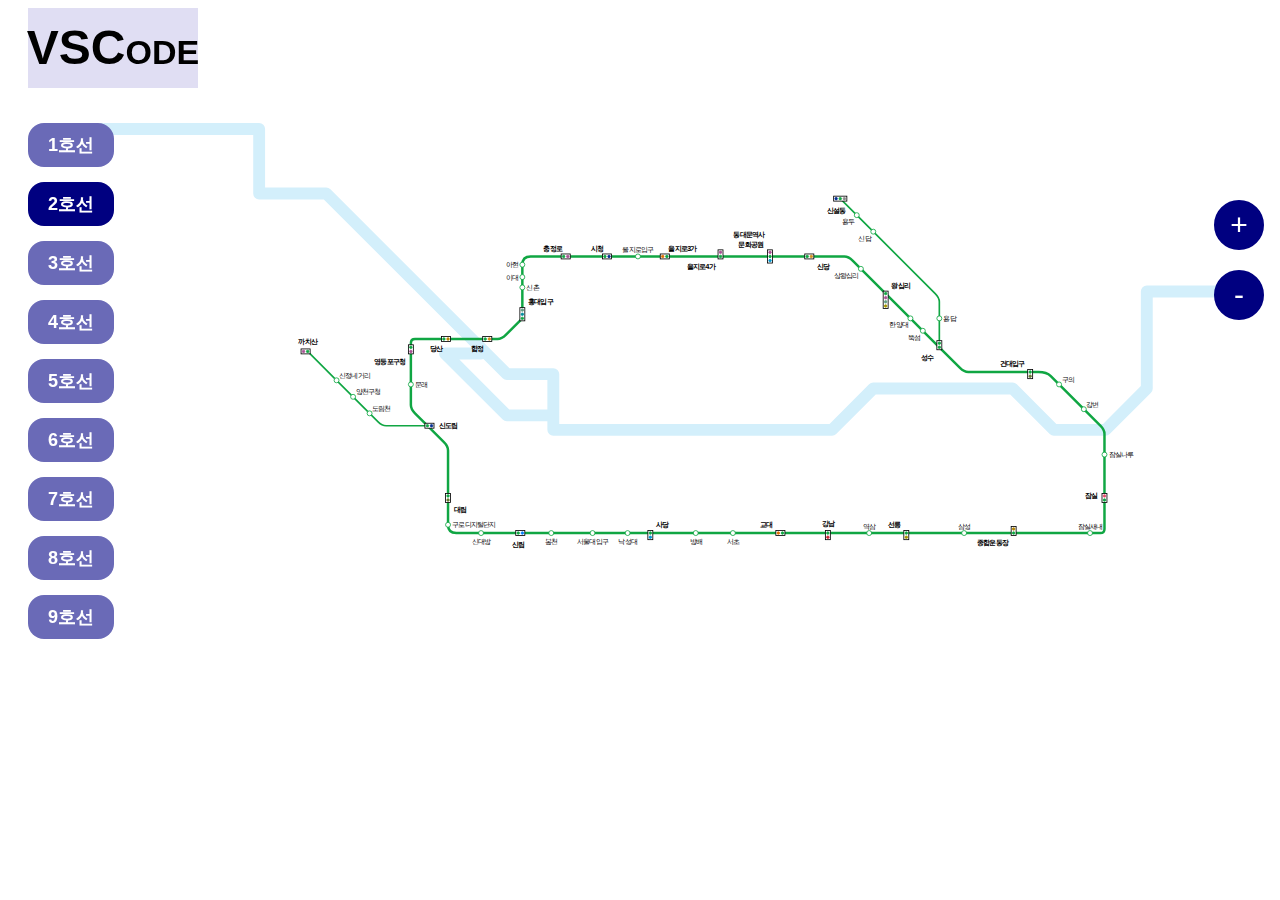
<file: subwaytests/2lines.html>
<!DOCTYPE html>
<html>
  <head>
    <!--<meta http-equiv="Content-Security-Policy" content="upgrade-insecure-requests">-->
    <link rel="stylesheet" href="./roadMapStyle.css" />
    <title>지하철 혼잡도 알리미</title>
    <script src="https://code.jquery.com/jquery-3.6.0.min.js"></script>
    <script src="./zoomline.js"></script>
    <script src="./livetraininfo_api.js"></script>
    <script src="./livecongestion.js"></script>
    <script src="./trainID.js" defer></script>
    <script src="./drag.js"></script>
  </head>

  <body>
    <script>
      const subwayLineNumber = 2;
      train_loc_info(subwayLineNumber);
    </script>
    <div id="myModal" class="modal">
      <div class="modal-content">
        <span class="close">&times;</span>
        <p id="station_name">Some text in the Modal..</p>
        <p id="station_status">Some text in the Modal..</p>
      </div>
    </div>
    <div class="container">
      <!-- 로고 -->
      <div>
        <span class="logo" onclick="location.href='index.html'">VSCode</span>
      </div>

      <div class="section">
        <!-- 네비바 -->
        <div class="nav">
          <ul>
            <li>
              <a href="1lines.html">1호선</a>
            </li>
            <li>
              <a href="2lines.html" class="currentLine">2호선</a>
            </li>
            <li>
              <a href="3lines.html">3호선</a>
            </li>
            <li>
              <a href="4lines.html">4호선</a>
            </li>
            <li>
              <a href="5lines.html">5호선</a>
            </li>
            <li>
              <a href="6lines.html">6호선</a>
            </li>
            <li>
              <a href="7lines.html">7호선</a>
            </li>
            <li>
              <a href="8lines.html">8호선</a>
            </li>
            <li>
              <a href="9lines.html">9호선</a>
            </li>
          </ul>
        </div>

        <!-- 줌 IN / OUT -->
        <div class="zoomline">
          <button id="zoomInBtn">+</button>
          <button id="zoomOutBtn">-</button>
        </div>

        <!-- 지하철 노선도 -->
        <div class="train-line">
          <svg
            style="transform: translate(200px, 150px) scale(2)"
            id="trainLine"
            xmlns="http://www.w3.org/2000/svg"
            version="1.1"
            aria-hidden="true"
            viewBox="0 0 1525 1000"
            style="
              position: absolute;
              z-index: 1000;
              transform-origin: 0px 0px 0px;
              backface-visibility: hidden;
              width: 1290.2px;
              height: 846px;
              transform: scale(2) scaleZ(1);
              transition-timing-function: ease;
              cursor: default;
            "
          >
            <svg
              xmlns="http://www.w3.org/2000/svg"
              version="1.1"
              viewBox="0 0 2440 1600"
              width="100%"
            >
              <path
                d="M 65 305 H 370 V 430 H 500 L 850 780 H 940 V 888 H 1480 L 1560 808 H 1830 L 1910 888 H 2010 L 2090 808 V 620 H 2300 M 940 860 H 850 L 730 740 H 800"
                fill="none"
                stroke="#d3effb"
                stroke-width="23"
                stroke-linejoin="round"
                stroke-linecap="round"
              ></path>
            </svg>
            <!-- 라인들 선 -->
            <g
              id="line-2"
              class="line"
              fill="none"
              stroke="#10a643"
              stroke-linejoin="round"
              stroke-linecap="round"
            >
              <path
                class="path L2 P02000249 P02490200"
                stroke-width="2"
                d="M 290 460 L 325 495 "
              ></path>
              <path
                class="path L2 P02490248 P02480249"
                stroke-width="2"
                d="M 325 495 L 345 515 "
              ></path>
              <path
                class="path L2 P02480247 P02470248"
                stroke-width="2"
                d="M 345 515 L 365 535 "
              ></path>
              <path
                class="path L2 P02470234 P02340247"
                stroke-width="2"
                d="M 365 535 L 375 545 Q 380 550 385 550 H 435 "
              ></path>
              <path
                class="path L2 P02340235 P02350234"
                stroke-width="3"
                d="M 435 550 V 550 L 420 535 Q 415 530 415 525 V 500 "
              ></path>
              <path
                class="path L2 P02350236 P02360235"
                stroke-width="3"
                d="M 415 500 V 460 "
              ></path>
              <path
                class="path L2 P02360237 P02370236"
                stroke-width="3"
                d="M 415 460 V 450 Q 415 445 420 445 H 460 "
              ></path>
              <path
                class="path L2 P02370238 P02380237"
                stroke-width="3"
                d="M 460 445 H 510 "
              ></path>
              <path
                class="path L2 P02380239 P02390238"
                stroke-width="3"
                d="M 510 445 H 520 Q 525 445 530 440 L 550 420 V 410 "
              ></path>
              <path
                class="path L2 P02390240 P02400239"
                stroke-width="3"
                d="M 550 410 V 382.5 "
              ></path>
              <path
                class="path L2 P02400241 P02410240"
                stroke-width="3"
                d="M 550 382.5 V 370 "
              ></path>
              <path
                class="path L2 P02410242 P02420241"
                stroke-width="3"
                d="M 550 370 V 355 "
              ></path>
              <path
                class="path L2 P02420243 P02430242"
                stroke-width="3"
                d="M 550 355 Q 550 345 560 345 H 605 "
              ></path>
              <path
                class="path L2 P02430201 P02010243"
                stroke-width="3"
                d="M 605 345 H 655 "
              ></path>
              <path
                class="path L2 P02010202 P02020201"
                stroke-width="3"
                d="M 655 345 H 690 "
              ></path>
              <path
                class="path L2 P02020203 P02030202"
                stroke-width="3"
                d="M 690 345 H 720 "
              ></path>
              <path
                class="path L2 P02030204 P02040203"
                stroke-width="3"
                d="M 720 345 H 790 "
              ></path>
              <path
                class="path L2 P02040205 P02050204"
                stroke-width="3"
                d="M 790 345 H 850 V 340 "
              ></path>
              <path
                class="path L2 P02050206 P02060205"
                stroke-width="3"
                d="M 850 340 V 345 H 900 "
              ></path>
              <path
                class="path L2 P02060207 P02070206"
                stroke-width="3"
                d="M 900 345 H 940 Q 945 345 950 350 L 960 360 "
              ></path>
              <path
                class="path L2 P02070208 P02080207"
                stroke-width="3"
                d="M 960 360 L 990 390 "
              ></path>
              <path
                class="path L2 P02080209 P02090208"
                stroke-width="3"
                d="M 990 390 L 1020 420 "
              ></path>
              <path
                class="path L2 P02090210 P02100209"
                stroke-width="3"
                d="M 1020 420 L 1035 435 "
              ></path>
              <path
                class="path L2 P02100211 P02110210"
                stroke-width="3"
                d="M 1035 435 L 1055 455 "
              ></path>
              <path
                class="path L2 P02110212 P02120211"
                stroke-width="3"
                d="M 1055 455 L 1080 480 Q 1085 485 1090 485 H 1165 "
              ></path>
              <path
                class="path L2 P02120213 P02130212"
                stroke-width="3"
                d="M 1165 485 H 1175 Q 1185 485 1190 490 L 1200 500 "
              ></path>
              <path
                class="path L2 P02130214 P02140213"
                stroke-width="3"
                d="M 1200 500 L 1230 530 "
              ></path>
              <path
                class="path L2 P02140215 P02150214"
                stroke-width="3"
                d="M 1230 530 L 1250 550 Q 1255 555 1255 560 V 585 "
              ></path>
              <path
                class="path L2 P02150216 P02160215"
                stroke-width="3"
                d="M 1255 585 V 635 "
              ></path>
              <path
                class="path L2 P02160217 P02170216"
                stroke-width="3"
                d="M 1255 635 V 675 Q 1255 680 1250 680 H 1237.5 "
              ></path>
              <path
                class="path L2 P02170218 P02180217"
                stroke-width="3"
                d="M 1237.5 680 H 1145 "
              ></path>
              <path
                class="path L2 P02180219 P02190218"
                stroke-width="3"
                d="M 1145 680 H 1085 "
              ></path>
              <path
                class="path L2 P02190220 P02200219"
                stroke-width="3"
                d="M 1085 680 H 1015 "
              ></path>
              <path
                class="path L2 P02200221 P02210220"
                stroke-width="3"
                d="M 1015 680 H 970 "
              ></path>
              <path
                class="path L2 P02210222 P02220221"
                stroke-width="3"
                d="M 970 680 H 920 "
              ></path>
              <path
                class="path L2 P02220223 P02230222"
                stroke-width="3"
                d="M 920 680 H 860 "
              ></path>
              <path
                class="path L2 P02230224 P02240223"
                stroke-width="3"
                d="M 860 680 H 805 "
              ></path>
              <path
                class="path L2 P02240225 P02250224"
                stroke-width="3"
                d="M 805 680 H 760 "
              ></path>
              <path
                class="path L2 P02250226 P02260225"
                stroke-width="3"
                d="M 760 680 H 705 "
              ></path>
              <path
                class="path L2 P02260227 P02270226"
                stroke-width="3"
                d="M 705 680 H 677.5 "
              ></path>
              <path
                class="path L2 P02270228 P02280227"
                stroke-width="3"
                d="M 677.5 680 H 635 "
              ></path>
              <path
                class="path L2 P02280229 P02290228"
                stroke-width="3"
                d="M 635 680 H 585 "
              ></path>
              <path
                class="path L2 P02290230 P02300229"
                stroke-width="3"
                d="M 585 680 H 545 "
              ></path>
              <path
                class="path L2 P02300231 P02310230"
                stroke-width="3"
                d="M 545 680 H 500 "
              ></path>
              <path
                class="path L2 P02310232 P02320231"
                stroke-width="3"
                d="M 500 680 H 470 Q 460 680 460 670 "
              ></path>
              <path
                class="path L2 P02320233 P02330232"
                stroke-width="3"
                d="M 460 670 V 640 "
              ></path>
              <path
                class="path L2 P02330234 P02340233"
                stroke-width="3"
                d="M 460 640 V 580 Q 460 575 455 570 L 435 550 "
              ></path>
              <path
                class="path L2 P02110244 P02440211"
                stroke-width="2"
                d="M 1055 455 L 1055 420 "
              ></path>
              <path
                class="path L2 P02440245 P02450244"
                stroke-width="2"
                d="M 1055 420 V 400 Q 1055 395 1050 390 L 975 315 "
              ></path>
              <path
                class="path L2 P02450250 P02500245"
                stroke-width="2"
                d="M 975 315 L 955 295 "
              ></path>
              <path
                class="path L2 P02500246 P02460250"
                stroke-width="2"
                d="M 955 295 L 935 275 H 930 "
              ></path>
              <g class="path L2"></g>
            </g>
            <!-- 역(동그라미)나타나는 곳 -->
            <g class="marker-group" transform-origin="50% 50% 0">
              <!-- 1호선:소요산역부터 시작 -->
              <g
                class="marker M1007 L1 interchange M0234 L2"
                cx="440"
                cy="550"
                id="M1007"
                uid="1007"
                lineId="1 2"
                stationname="신도림"
              >
                <rect
                  x="432"
                  y="547"
                  width="11"
                  height="6"
                  stroke="black"
                  stroke-width="1"
                  fill="#ffffff"
                ></rect>
                <circle
                  cx="440"
                  cy="550"
                  r="1.5"
                  stroke="#052f93"
                  stroke-width="1"
                  fill="#052f93"
                ></circle>
                <circle
                  cx="435"
                  cy="550"
                  r="1.5"
                  stroke="#10a643"
                  stroke-width="1"
                  fill="#10a643"
                ></circle>
              </g>
              <circle
                class="accent A1007 A0234"
                cx="440"
                cy="550"
                r="3"
                id="A1007"
                stroke="black"
                stroke-width="1"
                fill="red"
                uid="1007"
                lineId="1"
                style="display: none"
              ></circle>
              <g
                class="marker M0156 L1 interchange M0246 L2 M4713 LW"
                cx="930"
                cy="275"
                id="M0156"
                uid="0156"
                lineId="1 2 W"
                stationname="신설동"
              >
                <rect
                  x="927"
                  y="272"
                  width="16"
                  height="6"
                  stroke="black"
                  stroke-width="1"
                  fill="#ffffff"
                ></rect>
                <circle
                  cx="930"
                  cy="275"
                  r="1.5"
                  stroke="#052f93"
                  stroke-width="1"
                  fill="#052f93"
                ></circle>
                <circle
                  cx="935"
                  cy="275"
                  r="1.5"
                  stroke="#10a643"
                  stroke-width="1"
                  fill="#10a643"
                ></circle>
                <circle
                  cx="940"
                  cy="275"
                  r="1.5"
                  stroke="#878787"
                  stroke-width="1"
                  fill="#878787"
                ></circle>
              </g>
              <circle
                class="accent A0156 A0246 A4713"
                cx="930"
                cy="275"
                r="3"
                id="A0156"
                stroke="black"
                stroke-width="1"
                fill="red"
                uid="0156"
                lineId="1"
                style="display: none"
              ></circle>
              <g
                class="marker M0200 L2 interchange M2519 L5"
                cx="290"
                cy="460"
                id="M0200"
                uid="0200"
                lineId="2 5"
                stationname="까치산"
              >
                <rect
                  x="282"
                  y="457"
                  width="11"
                  height="6"
                  stroke="black"
                  stroke-width="1"
                  fill="#ffffff"
                ></rect>
                <circle
                  cx="290"
                  cy="460"
                  r="1.5"
                  stroke="#10a643"
                  stroke-width="1"
                  fill="#10a643"
                ></circle>
                <circle
                  cx="285"
                  cy="460"
                  r="1.5"
                  stroke="#a95094"
                  stroke-width="1"
                  fill="#a95094"
                ></circle>
              </g>
              <circle
                class="accent A0200 A2519"
                cx="290"
                cy="460"
                r="3"
                id="A0200"
                stroke="black"
                stroke-width="1"
                fill="red"
                uid="0200"
                lineId="2"
                style="display: none"
              ></circle>
              <circle
                class="marker M0249 L2"
                cx="325"
                cy="495"
                r="3"
                id="M0249"
                stroke="#10a643"
                stroke-width="1"
                fill="#ffffff"
                uid="0249"
                lineId="2"
                stationname="신정네거리"
              ></circle>
              <circle
                class="accent A0249"
                cx="325"
                cy="495"
                r="3"
                id="A0249"
                stroke="black"
                stroke-width="1"
                fill="red"
                uid="0249"
                lineId="2"
                style="display: none"
              ></circle>
              <circle
                class="marker M0248 L2"
                cx="345"
                cy="515"
                r="3"
                id="M0248"
                stroke="#10a643"
                stroke-width="1"
                fill="#ffffff"
                uid="0248"
                lineId="2"
                stationname="양천구청"
              ></circle>
              <circle
                class="accent A0248"
                cx="345"
                cy="515"
                r="3"
                id="A0248"
                stroke="black"
                stroke-width="1"
                fill="red"
                uid="0248"
                lineId="2"
                style="display: none"
              ></circle>
              <circle
                class="marker M0247 L2"
                cx="365"
                cy="535"
                r="3"
                id="M0247"
                stroke="#10a643"
                stroke-width="1"
                fill="#ffffff"
                uid="0247"
                lineId="2"
                stationname="도림천"
              ></circle>
              <circle
                class="accent A0247"
                cx="365"
                cy="535"
                r="3"
                id="A0247"
                stroke="black"
                stroke-width="1"
                fill="red"
                uid="0247"
                lineId="2"
                style="display: none"
              ></circle>
              <circle
                class="marker M0235 L2"
                cx="415"
                cy="500"
                r="3"
                id="M0235"
                stroke="#10a643"
                stroke-width="1"
                fill="#ffffff"
                uid="0235"
                lineId="2"
                stationname="문래"
              ></circle>
              <circle
                class="accent A0235"
                cx="415"
                cy="500"
                r="3"
                id="A0235"
                stroke="black"
                stroke-width="1"
                fill="red"
                uid="0235"
                lineId="2"
                style="display: none"
              ></circle>
              <g
                class="marker M0236 L2 interchange M2524 L5"
                cx="415"
                cy="460"
                id="M0236"
                uid="0236"
                lineId="2 5"
                stationname="영등포구청"
              >
                <rect
                  x="412"
                  y="452"
                  width="6"
                  height="11"
                  stroke="black"
                  stroke-width="1"
                  fill="#ffffff"
                ></rect>
                <circle
                  cx="415"
                  cy="455"
                  r="1.5"
                  stroke="#10a643"
                  stroke-width="1"
                  fill="#10a643"
                ></circle>
                <circle
                  cx="415"
                  cy="460"
                  r="1.5"
                  stroke="#a95094"
                  stroke-width="1"
                  fill="#a95094"
                ></circle>
              </g>
              <circle
                class="accent A0236 A2524"
                cx="415"
                cy="460"
                r="3"
                id="A0236"
                stroke="black"
                stroke-width="1"
                fill="red"
                uid="0236"
                lineId="2"
                style="display: none"
              ></circle>
              <g
                class="marker M0237 L2 interchange M4113 L9"
                cx="460"
                cy="445"
                id="M0237"
                uid="0237"
                lineId="2 9"
                stationname="당산"
              >
                <rect
                  x="452"
                  y="442"
                  width="11"
                  height="6"
                  stroke="black"
                  stroke-width="1"
                  fill="#ffffff"
                ></rect>
                <circle
                  cx="455"
                  cy="445"
                  r="1.5"
                  stroke="#10a643"
                  stroke-width="1"
                  fill="#10a643"
                ></circle>
                <circle
                  cx="460"
                  cy="445"
                  r="1.5"
                  stroke="#b58600"
                  stroke-width="1"
                  fill="#b58600"
                ></circle>
              </g>
              <circle
                class="accent A0237 A4113"
                cx="460"
                cy="445"
                r="3"
                id="A0237"
                stroke="black"
                stroke-width="1"
                fill="red"
                uid="0237"
                lineId="2"
                style="display: none"
              ></circle>
              <g
                class="marker M0238 L2 interchange M2623 L6"
                cx="510"
                cy="445"
                id="M0238"
                uid="0238"
                lineId="2 6"
                stationname="합정"
              >
                <rect
                  x="502"
                  y="442"
                  width="11"
                  height="6"
                  stroke="black"
                  stroke-width="1"
                  fill="#ffffff"
                ></rect>
                <circle
                  cx="505"
                  cy="445"
                  r="1.5"
                  stroke="#10a643"
                  stroke-width="1"
                  fill="#10a643"
                ></circle>
                <circle
                  cx="510"
                  cy="445"
                  r="1.5"
                  stroke="#d08d1a"
                  stroke-width="1"
                  fill="#d08d1a"
                ></circle>
              </g>
              <circle
                class="accent A0238 A2623"
                cx="510"
                cy="445"
                r="3"
                id="A0238"
                stroke="black"
                stroke-width="1"
                fill="red"
                uid="0238"
                lineId="2"
                style="display: none"
              ></circle>
              <g
                class="marker M0239 L2 interchange M1264 LK M4203 LA"
                cx="550"
                cy="410"
                id="M0239"
                uid="0239"
                lineId="2 K A"
                stationname="홍대입구"
              >
                <rect
                  x="547"
                  y="407"
                  width="6"
                  height="16"
                  stroke="black"
                  stroke-width="1"
                  fill="#ffffff"
                ></rect>
                <circle
                  cx="550"
                  cy="420"
                  r="1.5"
                  stroke="#10a643"
                  stroke-width="1"
                  fill="#10a643"
                ></circle>
                <circle
                  cx="550"
                  cy="410"
                  r="1.5"
                  stroke="#5f9c82"
                  stroke-width="1"
                  fill="#5f9c82"
                ></circle>
                <circle
                  cx="550"
                  cy="415"
                  r="1.5"
                  stroke="#038fa0"
                  stroke-width="1"
                  fill="#038fa0"
                ></circle>
              </g>
              <circle
                class="accent A0239 A1264 A4203"
                cx="550"
                cy="410"
                r="3"
                id="A0239"
                stroke="black"
                stroke-width="1"
                fill="red"
                uid="0239"
                lineId="2"
                style="display: none"
              ></circle>
              <circle
                class="marker M0240 L2"
                cx="550"
                cy="382.5"
                r="3"
                id="M0240"
                stroke="#10a643"
                stroke-width="1"
                fill="#ffffff"
                uid="0240"
                lineId="2"
                stationname="신촌"
              ></circle>
              <circle
                class="accent A0240"
                cx="550"
                cy="382.5"
                r="3"
                id="A0240"
                stroke="black"
                stroke-width="1"
                fill="red"
                uid="0240"
                lineId="2"
                style="display: none"
              ></circle>
              <circle
                class="marker M0241 L2"
                cx="550"
                cy="370"
                r="3"
                id="M0241"
                stroke="#10a643"
                stroke-width="1"
                fill="#ffffff"
                uid="0241"
                lineId="2"
                stationname="이대"
              ></circle>
              <circle
                class="accent A0241"
                cx="550"
                cy="370"
                r="3"
                id="A0241"
                stroke="black"
                stroke-width="1"
                fill="red"
                uid="0241"
                lineId="2"
                style="display: none"
              ></circle>
              <circle
                class="marker M0242 L2"
                cx="550"
                cy="355"
                r="3"
                id="M0242"
                stroke="#10a643"
                stroke-width="1"
                fill="#ffffff"
                uid="0242"
                lineId="2"
                stationname="아현"
              ></circle>
              <circle
                class="accent A0242"
                cx="550"
                cy="355"
                r="3"
                id="A0242"
                stroke="black"
                stroke-width="1"
                fill="red"
                uid="0242"
                lineId="2"
                style="display: none"
              ></circle>
              <g
                class="marker M0243 L2 interchange M2532 L5"
                cx="605"
                cy="345"
                id="M0243"
                uid="0243"
                lineId="2 5"
                stationname="충정로"
              >
                <rect
                  x="597"
                  y="342"
                  width="11"
                  height="6"
                  stroke="black"
                  stroke-width="1"
                  fill="#ffffff"
                ></rect>
                <circle
                  cx="600"
                  cy="345"
                  r="1.5"
                  stroke="#10a643"
                  stroke-width="1"
                  fill="#10a643"
                ></circle>
                <circle
                  cx="605"
                  cy="345"
                  r="1.5"
                  stroke="#a95094"
                  stroke-width="1"
                  fill="#a95094"
                ></circle>
              </g>
              <circle
                class="accent A0243 A2532"
                cx="605"
                cy="345"
                r="3"
                id="A0243"
                stroke="black"
                stroke-width="1"
                fill="red"
                uid="0243"
                lineId="2"
                style="display: none"
              ></circle>
              <g
                class="marker M0151 L1 interchange M0201 L2"
                cx="655"
                cy="345"
                id="M0151"
                uid="0151"
                lineId="1 2"
                stationid="132"
                stationname="시청"
              >
                <rect
                  x="647"
                  y="342"
                  width="11"
                  height="6"
                  stroke="black"
                  stroke-width="1"
                  fill="#ffffff"
                ></rect>
                <circle
                  cx="655"
                  cy="345"
                  r="1.5"
                  stroke="#052f93"
                  stroke-width="1"
                  fill="#052f93"
                ></circle>
                <circle
                  cx="650"
                  cy="345"
                  r="1.5"
                  stroke="#10a643"
                  stroke-width="1"
                  fill="#10a643"
                ></circle>
              </g>
              <circle
                class="accent A0151 A0201"
                cx="655"
                cy="345"
                r="3"
                id="A0151"
                stroke="black"
                stroke-width="1"
                fill="red"
                uid="0151"
                lineId="1"
                style="display: none"
              ></circle>
              <circle
                class="marker M0202 L2"
                cx="690"
                cy="345"
                r="3"
                id="M0202"
                stroke="#10a643"
                stroke-width="1"
                fill="#ffffff"
                uid="0202"
                lineId="2"
                stationname="을지로입구"
              ></circle>
              <circle
                class="accent A0202"
                cx="690"
                cy="345"
                r="3"
                id="A0202"
                stroke="black"
                stroke-width="1"
                fill="red"
                uid="0202"
                lineId="2"
                style="display: none"
              ></circle>
              <g
                class="marker M0203 L2 interchange M0320 L3"
                cx="720"
                cy="345"
                id="M0203"
                uid="0203"
                lineId="2 3"
                stationname="을지로3가"
              >
                <rect
                  x="717"
                  y="342"
                  width="11"
                  height="6"
                  stroke="black"
                  stroke-width="1"
                  fill="#ffffff"
                ></rect>
                <circle
                  cx="725"
                  cy="345"
                  r="1.5"
                  stroke="#10a643"
                  stroke-width="1"
                  fill="#10a643"
                ></circle>
                <circle
                  cx="720"
                  cy="345"
                  r="1.5"
                  stroke="#de6d00"
                  stroke-width="1"
                  fill="#de6d00"
                ></circle>
              </g>
              <circle
                class="accent A0203 A0320"
                cx="720"
                cy="345"
                r="3"
                id="A0203"
                stroke="black"
                stroke-width="1"
                fill="red"
                uid="0203"
                lineId="2"
                style="display: none"
              ></circle>
              <g
                class="marker M0204 L2 interchange M2536 L5"
                cx="790"
                cy="345"
                id="M0204"
                uid="0204"
                lineId="2 5"
                stationname="을지로4가"
              >
                <rect
                  x="787"
                  y="337"
                  width="6"
                  height="11"
                  stroke="black"
                  stroke-width="1"
                  fill="#ffffff"
                ></rect>
                <circle
                  cx="790"
                  cy="345"
                  r="1.5"
                  stroke="#10a643"
                  stroke-width="1"
                  fill="#10a643"
                ></circle>
                <circle
                  cx="790"
                  cy="340"
                  r="1.5"
                  stroke="#a95094"
                  stroke-width="1"
                  fill="#a95094"
                ></circle>
              </g>
              <circle
                class="accent A0204 A2536"
                cx="790"
                cy="345"
                r="3"
                id="A0204"
                stroke="black"
                stroke-width="1"
                fill="red"
                uid="0204"
                lineId="2"
                style="display: none"
              ></circle>
              <g
                class="marker M0205 L2 interchange M0422 L4 M2537 L5"
                cx="850"
                cy="340"
                id="M0205"
                uid="0205"
                lineId="2 4 5"
                stationname="동대문역사문화공원"
              >
                <rect
                  x="847"
                  y="337"
                  width="6"
                  height="16"
                  stroke="black"
                  stroke-width="1"
                  fill="#ffffff"
                ></rect>
                <circle
                  cx="850"
                  cy="345"
                  r="1.5"
                  stroke="#10a643"
                  stroke-width="1"
                  fill="#10a643"
                ></circle>
                <circle
                  cx="850"
                  cy="350"
                  r="1.5"
                  stroke="#0099d1"
                  stroke-width="1"
                  fill="#0099d1"
                ></circle>
                <circle
                  cx="850"
                  cy="340"
                  r="1.5"
                  stroke="#a95094"
                  stroke-width="1"
                  fill="#a95094"
                ></circle>
              </g>
              <circle
                class="accent A0205 A0422 A2537"
                cx="850"
                cy="340"
                r="3"
                id="A0205"
                stroke="black"
                stroke-width="1"
                fill="red"
                uid="0205"
                lineId="2"
                style="display: none"
              ></circle>
              <g
                class="marker M0206 L2 interchange M2636 L6"
                cx="900"
                cy="345"
                id="M0206"
                uid="0206"
                lineId="2 6"
                stationname="신당"
              >
                <rect
                  x="892"
                  y="342"
                  width="11"
                  height="6"
                  stroke="black"
                  stroke-width="1"
                  fill="#ffffff"
                ></rect>
                <circle
                  cx="895"
                  cy="345"
                  r="1.5"
                  stroke="#10a643"
                  stroke-width="1"
                  fill="#10a643"
                ></circle>
                <circle
                  cx="900"
                  cy="345"
                  r="1.5"
                  stroke="#d08d1a"
                  stroke-width="1"
                  fill="#d08d1a"
                ></circle>
              </g>
              <circle
                class="accent A0206 A2636"
                cx="900"
                cy="345"
                r="3"
                id="A0206"
                stroke="black"
                stroke-width="1"
                fill="red"
                uid="0206"
                lineId="2"
                style="display: none"
              ></circle>
              <circle
                class="marker M0207 L2"
                cx="960"
                cy="360"
                r="3"
                id="M0207"
                stroke="#10a643"
                stroke-width="1"
                fill="#ffffff"
                uid="0207"
                lineId="2"
                stationname="상왕십리"
              ></circle>
              <circle
                class="accent A0207"
                cx="960"
                cy="360"
                r="3"
                id="A0207"
                stroke="black"
                stroke-width="1"
                fill="red"
                uid="0207"
                lineId="2"
                style="display: none"
              ></circle>
              <g
                class="marker M0208 L2 interchange M2541 L5 M1013 LK M102C LB"
                cx="990"
                cy="390"
                id="M0208"
                uid="0208"
                lineId="2 5 K B"
                stationname="왕십리"
              >
                <rect
                  x="987"
                  y="387"
                  width="6"
                  height="21"
                  stroke="black"
                  stroke-width="1"
                  fill="#ffffff"
                ></rect>
                <circle
                  cx="990"
                  cy="390"
                  r="1.5"
                  stroke="#10a643"
                  stroke-width="1"
                  fill="#10a643"
                ></circle>
                <circle
                  cx="990"
                  cy="395"
                  r="1.5"
                  stroke="#a95094"
                  stroke-width="1"
                  fill="#a95094"
                ></circle>
                <circle
                  cx="990"
                  cy="400"
                  r="1.5"
                  stroke="#5f9c82"
                  stroke-width="1"
                  fill="#5f9c82"
                ></circle>
                <circle
                  cx="990"
                  cy="405"
                  r="1.5"
                  stroke="#a69500"
                  stroke-width="1"
                  fill="#a69500"
                ></circle>
              </g>
              <circle
                class="accent A0208 A2541 A1013 A102C"
                cx="990"
                cy="390"
                r="3"
                id="A0208"
                stroke="black"
                stroke-width="1"
                fill="red"
                uid="0208"
                lineId="2"
                style="display: none"
              ></circle>
              <circle
                class="marker M0209 L2"
                cx="1020"
                cy="420"
                r="3"
                id="M0209"
                stroke="#10a643"
                stroke-width="1"
                fill="#ffffff"
                uid="0209"
                lineId="2"
                stationname="한양대"
              ></circle>
              <circle
                class="accent A0209"
                cx="1020"
                cy="420"
                r="3"
                id="A0209"
                stroke="black"
                stroke-width="1"
                fill="red"
                uid="0209"
                lineId="2"
                style="display: none"
              ></circle>
              <circle
                class="marker M0210 L2"
                cx="1035"
                cy="435"
                r="3"
                id="M0210"
                stroke="#10a643"
                stroke-width="1"
                fill="#ffffff"
                uid="0210"
                lineId="2"
                stationname="뚝섬"
              ></circle>
              <circle
                class="accent A0210"
                cx="1035"
                cy="435"
                r="3"
                id="A0210"
                stroke="black"
                stroke-width="1"
                fill="red"
                uid="0210"
                lineId="2"
                style="display: none"
              ></circle>
              <g
                class="marker M0211 L2 interchange"
                cx="1055"
                cy="455"
                id="M0211"
                uid="0211"
                lineId="2"
                stationname="성수"
              >
                <rect
                  x="1052"
                  y="447"
                  width="6"
                  height="11"
                  stroke="black"
                  stroke-width="1"
                  fill="#ffffff"
                ></rect>
                <circle
                  cx="1055"
                  cy="455"
                  r="1.5"
                  stroke="#10a643"
                  stroke-width="1"
                  fill="#10a643"
                ></circle>
                <circle
                  cx="1055"
                  cy="450"
                  r="1.5"
                  stroke="#10a643"
                  stroke-width="1"
                  fill="#10a643"
                ></circle>
              </g>
              <circle
                class="accent A0211"
                cx="1055"
                cy="455"
                r="3"
                id="A0211"
                stroke="black"
                stroke-width="1"
                fill="red"
                uid="0211"
                lineId="2"
                style="display: none"
              ></circle>
              <g
                class="marker M0212 L2 interchange M2729 L7"
                cx="1165"
                cy="485"
                id="M0212"
                uid="0212"
                lineId="2 7"
                stationname="건대입구"
              >
                <rect
                  x="1162"
                  y="482"
                  width="6"
                  height="11"
                  stroke="black"
                  stroke-width="1"
                  fill="#ffffff"
                ></rect>
                <circle
                  cx="1165"
                  cy="485"
                  r="1.5"
                  stroke="#10a643"
                  stroke-width="1"
                  fill="#10a643"
                ></circle>
                <circle
                  cx="1165"
                  cy="490"
                  r="1.5"
                  stroke="#657931"
                  stroke-width="1"
                  fill="#657931"
                ></circle>
              </g>
              <circle
                class="accent A0212 A2729"
                cx="1165"
                cy="485"
                r="3"
                id="A0212"
                stroke="black"
                stroke-width="1"
                fill="red"
                uid="0212"
                lineId="2"
                style="display: none"
              ></circle>
              <circle
                class="marker M0213 L2"
                cx="1200"
                cy="500"
                r="3"
                id="M0213"
                stroke="#10a643"
                stroke-width="1"
                fill="#ffffff"
                uid="0213"
                lineId="2"
                stationname="구의"
              ></circle>
              <circle
                class="accent A0213"
                cx="1200"
                cy="500"
                r="3"
                id="A0213"
                stroke="black"
                stroke-width="1"
                fill="red"
                uid="0213"
                lineId="2"
                style="display: none"
              ></circle>
              <circle
                class="marker M0214 L2"
                cx="1230"
                cy="530"
                r="3"
                id="M0214"
                stroke="#10a643"
                stroke-width="1"
                fill="#ffffff"
                uid="0214"
                lineId="2"
                stationname="강변"
              ></circle>
              <circle
                class="accent A0214"
                cx="1230"
                cy="530"
                r="3"
                id="A0214"
                stroke="black"
                stroke-width="1"
                fill="red"
                uid="0214"
                lineId="2"
                style="display: none"
              ></circle>
              <circle
                class="marker M0215 L2"
                cx="1255"
                cy="585"
                r="3"
                id="M0215"
                stroke="#10a643"
                stroke-width="1"
                fill="#ffffff"
                uid="0215"
                lineId="2"
                stationname="잠실나루"
              ></circle>
              <circle
                class="accent A0215"
                cx="1255"
                cy="585"
                r="3"
                id="A0215"
                stroke="black"
                stroke-width="1"
                fill="red"
                uid="0215"
                lineId="2"
                style="display: none"
              ></circle>
              <g
                class="marker M0216 L2 interchange M2815 L8"
                cx="1255"
                cy="635"
                id="M0216"
                uid="0216"
                lineId="2 8"
                stationname="잠실"
              >
                <rect
                  x="1252"
                  y="632"
                  width="6"
                  height="11"
                  stroke="black"
                  stroke-width="1"
                  fill="#ffffff"
                ></rect>
                <circle
                  cx="1255"
                  cy="640"
                  r="1.5"
                  stroke="#10a643"
                  stroke-width="1"
                  fill="#10a643"
                ></circle>
                <circle
                  cx="1255"
                  cy="635"
                  r="1.5"
                  stroke="#e74e6d"
                  stroke-width="1"
                  fill="#e74e6d"
                ></circle>
              </g>
              <circle
                class="accent A0216 A2815"
                cx="1255"
                cy="635"
                r="3"
                id="A0216"
                stroke="black"
                stroke-width="1"
                fill="red"
                uid="0216"
                lineId="2"
                style="display: none"
              ></circle>
              <circle
                class="marker M0217 L2"
                cx="1237.5"
                cy="680"
                r="3"
                id="M0217"
                stroke="#10a643"
                stroke-width="1"
                fill="#ffffff"
                uid="0217"
                lineId="2"
                stationname="잠실새내"
              ></circle>
              <circle
                class="accent A0217"
                cx="1237.5"
                cy="680"
                r="3"
                id="A0217"
                stroke="black"
                stroke-width="1"
                fill="red"
                uid="0217"
                lineId="2"
                style="display: none"
              ></circle>
              <g
                class="marker M0218 L2 interchange M4130 L9"
                cx="1145"
                cy="680"
                id="M0218"
                uid="0218"
                lineId="2 9"
                stationname="종합운동장"
              >
                <rect
                  x="1142"
                  y="672"
                  width="6"
                  height="11"
                  stroke="black"
                  stroke-width="1"
                  fill="#ffffff"
                ></rect>
                <circle
                  cx="1145"
                  cy="680"
                  r="1.5"
                  stroke="#10a643"
                  stroke-width="1"
                  fill="#10a643"
                ></circle>
                <circle
                  cx="1145"
                  cy="675"
                  r="1.5"
                  stroke="#b58600"
                  stroke-width="1"
                  fill="#b58600"
                ></circle>
              </g>
              <circle
                class="accent A0218 A4130"
                cx="1145"
                cy="680"
                r="3"
                id="A0218"
                stroke="black"
                stroke-width="1"
                fill="red"
                uid="0218"
                lineId="2"
                style="display: none"
              ></circle>
              <circle
                class="marker M0219 L2"
                cx="1085"
                cy="680"
                r="3"
                id="M0219"
                stroke="#10a643"
                stroke-width="1"
                fill="#ffffff"
                uid="0219"
                lineId="2"
                stationname="삼성"
              ></circle>
              <circle
                class="accent A0219"
                cx="1085"
                cy="680"
                r="3"
                id="A0219"
                stroke="black"
                stroke-width="1"
                fill="red"
                uid="0219"
                lineId="2"
                style="display: none"
              ></circle>
              <g
                class="marker M0220 L2 interchange M1023 LB"
                cx="1015"
                cy="680"
                id="M0220"
                uid="0220"
                lineId="2 B"
                stationname="선릉"
              >
                <rect
                  x="1012"
                  y="677"
                  width="6"
                  height="11"
                  stroke="black"
                  stroke-width="1"
                  fill="#ffffff"
                ></rect>
                <circle
                  cx="1015"
                  cy="680"
                  r="1.5"
                  stroke="#10a643"
                  stroke-width="1"
                  fill="#10a643"
                ></circle>
                <circle
                  cx="1015"
                  cy="685"
                  r="1.5"
                  stroke="#a69500"
                  stroke-width="1"
                  fill="#a69500"
                ></circle>
              </g>
              <circle
                class="accent A0220 A1023"
                cx="1015"
                cy="680"
                r="3"
                id="A0220"
                stroke="black"
                stroke-width="1"
                fill="red"
                uid="0220"
                lineId="2"
                style="display: none"
              ></circle>
              <circle
                class="marker M0221 L2"
                cx="970"
                cy="680"
                r="3"
                id="M0221"
                stroke="#10a643"
                stroke-width="1"
                fill="#ffffff"
                uid="0221"
                lineId="2"
                stationname="역삼"
              ></circle>
              <circle
                class="accent A0221"
                cx="970"
                cy="680"
                r="3"
                id="A0221"
                stroke="black"
                stroke-width="1"
                fill="red"
                uid="0221"
                lineId="2"
                style="display: none"
              ></circle>
              <g
                class="marker M0222 L2 interchange M4307 LS"
                cx="920"
                cy="680"
                id="M0222"
                uid="0222"
                lineId="2 S"
                stationname="강남"
              >
                <rect
                  x="917"
                  y="677"
                  width="6"
                  height="11"
                  stroke="black"
                  stroke-width="1"
                  fill="#ffffff"
                ></rect>
                <circle
                  cx="920"
                  cy="680"
                  r="1.5"
                  stroke="#10a643"
                  stroke-width="1"
                  fill="#10a643"
                ></circle>
                <circle
                  cx="920"
                  cy="685"
                  r="1.5"
                  stroke="#cd2234"
                  stroke-width="1"
                  fill="#cd2234"
                ></circle>
              </g>
              <circle
                class="accent A0222 A4307"
                cx="920"
                cy="680"
                r="3"
                id="A0222"
                stroke="black"
                stroke-width="1"
                fill="red"
                uid="0222"
                lineId="2"
                style="display: none"
              ></circle>
              <g
                class="marker M0223 L2 interchange M0330 L3"
                cx="860"
                cy="680"
                id="M0223"
                uid="0223"
                lineId="2 3"
                stationname="교대"
              >
                <rect
                  x="857"
                  y="677"
                  width="11"
                  height="6"
                  stroke="black"
                  stroke-width="1"
                  fill="#ffffff"
                ></rect>
                <circle
                  cx="865"
                  cy="680"
                  r="1.5"
                  stroke="#10a643"
                  stroke-width="1"
                  fill="#10a643"
                ></circle>
                <circle
                  cx="860"
                  cy="680"
                  r="1.5"
                  stroke="#de6d00"
                  stroke-width="1"
                  fill="#de6d00"
                ></circle>
              </g>
              <circle
                class="accent A0223 A0330"
                cx="860"
                cy="680"
                r="3"
                id="A0223"
                stroke="black"
                stroke-width="1"
                fill="red"
                uid="0223"
                lineId="2"
                style="display: none"
              ></circle>
              <circle
                class="marker M0224 L2"
                cx="805"
                cy="680"
                r="3"
                id="M0224"
                stroke="#10a643"
                stroke-width="1"
                fill="#ffffff"
                uid="0224"
                lineId="2"
                stationname="서초"
              ></circle>
              <circle
                class="accent A0224"
                cx="805"
                cy="680"
                r="3"
                id="A0224"
                stroke="black"
                stroke-width="1"
                fill="red"
                uid="0224"
                lineId="2"
                style="display: none"
              ></circle>
              <circle
                class="marker M0225 L2"
                cx="760"
                cy="680"
                r="3"
                id="M0225"
                stroke="#10a643"
                stroke-width="1"
                fill="#ffffff"
                uid="0225"
                lineId="2"
                stationname="방배"
              ></circle>
              <circle
                class="accent A0225"
                cx="760"
                cy="680"
                r="3"
                id="A0225"
                stroke="black"
                stroke-width="1"
                fill="red"
                uid="0225"
                lineId="2"
                style="display: none"
              ></circle>
              <g
                class="marker M0226 L2 interchange M0433 L4"
                cx="705"
                cy="680"
                id="M0226"
                uid="0226"
                lineId="2 4"
                stationname="사당"
              >
                <rect
                  x="702"
                  y="677"
                  width="6"
                  height="11"
                  stroke="black"
                  stroke-width="1"
                  fill="#ffffff"
                ></rect>
                <circle
                  cx="705"
                  cy="680"
                  r="1.5"
                  stroke="#10a643"
                  stroke-width="1"
                  fill="#10a643"
                ></circle>
                <circle
                  cx="705"
                  cy="685"
                  r="1.5"
                  stroke="#0099d1"
                  stroke-width="1"
                  fill="#0099d1"
                ></circle>
              </g>
              <circle
                class="accent A0226 A0433"
                cx="705"
                cy="680"
                r="3"
                id="A0226"
                stroke="black"
                stroke-width="1"
                fill="red"
                uid="0226"
                lineId="2"
                style="display: none"
              ></circle>
              <circle
                class="marker M0227 L2"
                cx="677.5"
                cy="680"
                r="3"
                id="M0227"
                stroke="#10a643"
                stroke-width="1"
                fill="#ffffff"
                uid="0227"
                lineId="2"
                stationname="낙성대"
              ></circle>
              <circle
                class="accent A0227"
                cx="677.5"
                cy="680"
                r="3"
                id="A0227"
                stroke="black"
                stroke-width="1"
                fill="red"
                uid="0227"
                lineId="2"
                style="display: none"
              ></circle>
              <circle
                class="marker M0228 L2"
                cx="635"
                cy="680"
                r="3"
                id="M0228"
                stroke="#10a643"
                stroke-width="1"
                fill="#ffffff"
                uid="0228"
                lineId="2"
                stationname="서울대입구"
              ></circle>
              <circle
                class="accent A0228"
                cx="635"
                cy="680"
                r="3"
                id="A0228"
                stroke="black"
                stroke-width="1"
                fill="red"
                uid="0228"
                lineId="2"
                style="display: none"
              ></circle>
              <circle
                class="marker M0229 L2"
                cx="585"
                cy="680"
                r="3"
                id="M0229"
                stroke="#10a643"
                stroke-width="1"
                fill="#ffffff"
                uid="0229"
                lineId="2"
                stationname="봉천"
              ></circle>
              <circle
                class="accent A0229"
                cx="585"
                cy="680"
                r="3"
                id="A0229"
                stroke="black"
                stroke-width="1"
                fill="red"
                uid="0229"
                lineId="2"
                style="display: none"
              ></circle>
              <g
                class="marker M0230 L2 interchange M4408 LSL"
                cx="545"
                cy="680"
                id="M0230"
                uid="0230"
                lineId="2 SL"
                stationname="신림"
              >
                <rect
                  x="542"
                  y="677"
                  width="11"
                  height="6"
                  stroke="black"
                  stroke-width="1"
                  fill="#ffffff"
                ></rect>
                <circle
                  cx="545"
                  cy="680"
                  r="1.5"
                  stroke="#10a643"
                  stroke-width="1"
                  fill="#10a643"
                ></circle>
                <circle
                  cx="550"
                  cy="680"
                  r="1.5"
                  stroke="#0781fa"
                  stroke-width="1"
                  fill="#0781fa"
                ></circle>
              </g>
              <circle
                class="accent A0230 A4408"
                cx="545"
                cy="680"
                r="3"
                id="A0230"
                stroke="black"
                stroke-width="1"
                fill="red"
                uid="0230"
                lineId="2"
                style="display: none"
              ></circle>
              <circle
                class="marker M0231 L2"
                cx="500"
                cy="680"
                r="3"
                id="M0231"
                stroke="#10a643"
                stroke-width="1"
                fill="#ffffff"
                uid="0231"
                lineId="2"
                stationname="신대방"
              ></circle>
              <circle
                class="accent A0231"
                cx="500"
                cy="680"
                r="3"
                id="A0231"
                stroke="black"
                stroke-width="1"
                fill="red"
                uid="0231"
                lineId="2"
                style="display: none"
              ></circle>
              <circle
                class="marker M0232 L2"
                cx="460"
                cy="670"
                r="3"
                id="M0232"
                stroke="#10a643"
                stroke-width="1"
                fill="#ffffff"
                uid="0232"
                lineId="2"
                stationname="구로디지털단지"
              ></circle>
              <circle
                class="accent A0232"
                cx="460"
                cy="670"
                r="3"
                id="A0232"
                stroke="black"
                stroke-width="1"
                fill="red"
                uid="0232"
                lineId="2"
                style="display: none"
              ></circle>
              <g
                class="marker M0233 L2 interchange M2746 L7"
                cx="460"
                cy="640"
                id="M0233"
                uid="0233"
                lineId="2 7"
                stationname="대림"
              >
                <rect
                  x="457"
                  y="632"
                  width="6"
                  height="11"
                  stroke="black"
                  stroke-width="1"
                  fill="#ffffff"
                ></rect>
                <circle
                  cx="460"
                  cy="635"
                  r="1.5"
                  stroke="#10a643"
                  stroke-width="1"
                  fill="#10a643"
                ></circle>
                <circle
                  cx="460"
                  cy="640"
                  r="1.5"
                  stroke="#657931"
                  stroke-width="1"
                  fill="#657931"
                ></circle>
              </g>
              <circle
                class="accent A0233 A2746"
                cx="460"
                cy="640"
                r="3"
                id="A0233"
                stroke="black"
                stroke-width="1"
                fill="red"
                uid="0233"
                lineId="2"
                style="display: none"
              ></circle>
              <circle
                class="marker M0244 L2"
                cx="1055"
                cy="420"
                r="3"
                id="M0244"
                stroke="#10a643"
                stroke-width="1"
                fill="#ffffff"
                uid="0244"
                lineId="2"
                stationname="용답"
              ></circle>
              <circle
                class="accent A0244"
                cx="1055"
                cy="420"
                r="3"
                id="A0244"
                stroke="black"
                stroke-width="1"
                fill="red"
                uid="0244"
                lineId="2"
                style="display: none"
              ></circle>
              <circle
                class="marker M0245 L2"
                cx="975"
                cy="315"
                r="3"
                id="M0245"
                stroke="#10a643"
                stroke-width="1"
                fill="#ffffff"
                uid="0245"
                lineId="2"
                stationname="신답"
              ></circle>
              <circle
                class="accent A0245"
                cx="975"
                cy="315"
                r="3"
                id="A0245"
                stroke="black"
                stroke-width="1"
                fill="red"
                uid="0245"
                lineId="2"
                style="display: none"
              ></circle>
              <circle
                class="marker M0250 L2"
                cx="955"
                cy="295"
                r="3"
                id="M0250"
                stroke="#10a643"
                stroke-width="1"
                fill="#ffffff"
                uid="0250"
                lineId="2"
                stationname="용두"
              ></circle>
              <circle
                class="accent A0250"
                cx="955"
                cy="295"
                r="3"
                id="A0250"
                stroke="black"
                stroke-width="1"
                fill="red"
                uid="0250"
                lineId="2"
                style="display: none"
              ></circle>
            </g>

            <!-- 역이름 나타나는 곳 -->
            <g
              class="label-group"
              style="
                fill: black;
                letter-spacing: -1px;
                font-size: 9px;
                font-weight: normal;
                font-family: 'Noto Sans', 'Malgun Gothic', Dotum, Arial;
              "
            >
              <text
                class="label S1007 L1 S0234 L2"
                y="550"
                id="S1007"
                style="text-anchor: start"
                uid="1007"
                lineId="1 2"
              >
                <tspan x="440" dx="9" dy="3" font-size="9px" font-weight="bold">
                  신도림
                </tspan>
              </text>
              <text
                class="label S0156 L1 S0246 L2 S4713 LW"
                y="275"
                id="S0156"
                style="text-anchor: middle"
                uid="0156"
                lineId="1 2 W"
              >
                <tspan
                  x="930"
                  dx="0"
                  dy="17"
                  font-size="9px"
                  font-weight="bold"
                >
                  신설동
                </tspan>
              </text>
              <text
                class="label S0200 L2 S2519 L5"
                y="460"
                id="S0200"
                style="text-anchor: middle"
                uid="0200"
                lineId="2 5"
              >
                <tspan
                  x="290"
                  dx="0"
                  dy="-9"
                  font-size="9px"
                  font-weight="bold"
                >
                  까치산
                </tspan>
              </text>
              <text
                class="label S0249 L2"
                y="495"
                id="S0249"
                style="text-anchor: start"
                uid="0249"
                lineId="2"
              >
                <tspan x="325" dx="3" dy="-3" font-size="9px">신정네거리</tspan>
              </text>
              <text
                class="label S0248 L2"
                y="515"
                id="S0248"
                style="text-anchor: start"
                uid="0248"
                lineId="2"
              >
                <tspan x="345" dx="3" dy="-3" font-size="9px">양천구청</tspan>
              </text>
              <text
                class="label S0247 L2"
                y="535"
                id="S0247"
                style="text-anchor: start"
                uid="0247"
                lineId="2"
              >
                <tspan x="365" dx="3" dy="-3" font-size="9px">도림천</tspan>
              </text>
              <text
                class="label S0235 L2"
                y="500"
                id="S0235"
                style="text-anchor: start"
                uid="0235"
                lineId="2"
              >
                <tspan x="415" dx="5" dy="3" font-size="9px">문래</tspan>
              </text>
              <text
                class="label S0236 L2 S2524 L5"
                y="460"
                id="S0236"
                style="text-anchor: end"
                uid="0236"
                lineId="2 5"
              >
                <tspan
                  x="415"
                  dx="-7"
                  dy="15"
                  font-size="9px"
                  font-weight="bold"
                >
                  영등포구청
                </tspan>
              </text>
              <text
                class="label S0237 L2 S4113 L9"
                y="445"
                id="S0237"
                style="text-anchor: end"
                uid="0237"
                lineId="2 9"
              >
                <tspan
                  x="460"
                  dx="-7"
                  dy="15"
                  font-size="9px"
                  font-weight="bold"
                >
                  당산
                </tspan>
              </text>
              <text
                class="label S0238 L2 S2623 L6"
                y="445"
                id="S0238"
                style="text-anchor: end"
                uid="0238"
                lineId="2 6"
              >
                <tspan
                  x="510"
                  dx="-7"
                  dy="15"
                  font-size="9px"
                  font-weight="bold"
                >
                  합정
                </tspan>
              </text>
              <text
                class="label S0239 L2 S1264 LK S4203 LA"
                y="410"
                id="S0239"
                style="text-anchor: start"
                uid="0239"
                lineId="2 K A"
              >
                <tspan
                  x="550"
                  dx="7"
                  dy="-7"
                  font-size="9px"
                  font-weight="bold"
                >
                  홍대입구
                </tspan>
              </text>
              <text
                class="label S0240 L2"
                y="382.5"
                id="S0240"
                style="text-anchor: start"
                uid="0240"
                lineId="2"
              >
                <tspan x="550" dx="5" dy="3" font-size="9px">신촌</tspan>
              </text>
              <text
                class="label S0241 L2"
                y="370"
                id="S0241"
                style="text-anchor: end"
                uid="0241"
                lineId="2"
              >
                <tspan x="550" dx="-5" dy="3" font-size="9px">이대</tspan>
              </text>
              <text
                class="label S0242 L2"
                y="355"
                id="S0242"
                style="text-anchor: end"
                uid="0242"
                lineId="2"
              >
                <tspan x="550" dx="-5" dy="3" font-size="9px">아현</tspan>
              </text>
              <text
                class="label S0243 L2 S2532 L5"
                y="345"
                id="S0243"
                style="text-anchor: end"
                uid="0243"
                lineId="2 5"
              >
                <tspan
                  x="605"
                  dx="-7"
                  dy="-7"
                  font-size="9px"
                  font-weight="bold"
                >
                  충정로
                </tspan>
              </text>
              <text
                class="label S0151 L1 S0201 L2"
                y="345"
                id="S0151"
                style="text-anchor: end"
                uid="0151"
                lineId="1 2"
              >
                <tspan
                  x="655"
                  dx="-7"
                  dy="-7"
                  font-size="9px"
                  font-weight="bold"
                >
                  시청
                </tspan>
              </text>
              <text
                class="label S0202 L2"
                y="345"
                id="S0202"
                style="text-anchor: middle"
                uid="0202"
                lineId="2"
              >
                <tspan x="690" dx="0" dy="-5" font-size="9px">을지로입구</tspan>
              </text>
              <text
                class="label S0203 L2 S0320 L3"
                y="345"
                id="S0203"
                style="text-anchor: start"
                uid="0203"
                lineId="2 3"
              >
                <tspan
                  x="720"
                  dx="7"
                  dy="-7"
                  font-size="9px"
                  font-weight="bold"
                >
                  을지로3가
                </tspan>
              </text>
              <text
                class="label S0204 L2 S2536 L5"
                y="345"
                id="S0204"
                style="text-anchor: end"
                uid="0204"
                lineId="2 5"
              >
                <tspan
                  x="790"
                  dx="-7"
                  dy="15"
                  font-size="9px"
                  font-weight="bold"
                >
                  을지로4가
                </tspan>
              </text>
              <text
                class="label S0205 L2 S0422 L4 S2537 L5"
                y="340"
                id="S0205"
                style="text-anchor: end"
                uid="0205"
                lineId="2 4 5"
              >
                <tspan
                  x="850"
                  dx="-7"
                  dy="-7"
                  font-size="9px"
                  font-weight="bold"
                >
                  문화공원
                </tspan>
                <tspan
                  x="850"
                  dx="-7"
                  dy="-12"
                  font-size="9px"
                  font-weight="bold"
                >
                  동대문역사
                </tspan>
              </text>
              <text
                class="label S0206 L2 S2636 L6"
                y="345"
                id="S0206"
                style="text-anchor: start"
                uid="0206"
                lineId="2 6"
              >
                <tspan
                  x="900"
                  dx="7"
                  dy="15"
                  font-size="9px"
                  font-weight="bold"
                >
                  신당
                </tspan>
              </text>
              <text
                class="label S0207 L2"
                y="360"
                id="S0207"
                style="text-anchor: end"
                uid="0207"
                lineId="2"
              >
                <tspan x="960" dx="-3" dy="11" font-size="9px">상왕십리</tspan>
              </text>
              <text
                class="label S0208 L2 S2541 L5 S1013 LK S102C LB"
                y="390"
                id="S0208"
                style="text-anchor: start"
                uid="0208"
                lineId="2 5 K B"
              >
                <tspan
                  x="990"
                  dx="7"
                  dy="-7"
                  font-size="9px"
                  font-weight="bold"
                >
                  왕십리
                </tspan>
              </text>
              <text
                class="label S0209 L2"
                y="420"
                id="S0209"
                style="text-anchor: end"
                uid="0209"
                lineId="2"
              >
                <tspan x="1020" dx="-3" dy="11" font-size="9px">한양대</tspan>
              </text>
              <text
                class="label S0210 L2"
                y="435"
                id="S0210"
                style="text-anchor: end"
                uid="0210"
                lineId="2"
              >
                <tspan x="1035" dx="-3" dy="11" font-size="9px">뚝섬</tspan>
              </text>
              <text
                class="label S0211 L2"
                y="455"
                id="S0211"
                style="text-anchor: end"
                uid="0211"
                lineId="2"
              >
                <tspan
                  x="1055"
                  dx="-7"
                  dy="15"
                  font-size="9px"
                  font-weight="bold"
                >
                  성수
                </tspan>
              </text>
              <text
                class="label S0212 L2 S2729 L7"
                y="485"
                id="S0212"
                style="text-anchor: end"
                uid="0212"
                lineId="2 7"
              >
                <tspan
                  x="1165"
                  dx="-7"
                  dy="-7"
                  font-size="9px"
                  font-weight="bold"
                >
                  건대입구
                </tspan>
              </text>
              <text
                class="label S0213 L2"
                y="500"
                id="S0213"
                style="text-anchor: start"
                uid="0213"
                lineId="2"
              >
                <tspan x="1200" dx="3" dy="-3" font-size="9px">구의</tspan>
              </text>
              <text
                class="label S0214 L2"
                y="530"
                id="S0214"
                style="text-anchor: start"
                uid="0214"
                lineId="2"
              >
                <tspan x="1230" dx="3" dy="-3" font-size="9px">강변</tspan>
              </text>
              <text
                class="label S0215 L2"
                y="585"
                id="S0215"
                style="text-anchor: start"
                uid="0215"
                lineId="2"
              >
                <tspan x="1255" dx="5" dy="3" font-size="9px">잠실나루</tspan>
              </text>
              <text
                class="label S0216 L2 S2815 L8"
                y="635"
                id="S0216"
                style="text-anchor: end"
                uid="0216"
                lineId="2 8"
              >
                <tspan
                  x="1255"
                  dx="-9"
                  dy="3"
                  font-size="9px"
                  font-weight="bold"
                >
                  잠실
                </tspan>
              </text>
              <text
                class="label S0217 L2"
                y="680"
                id="S0217"
                style="text-anchor: middle"
                uid="0217"
                lineId="2"
              >
                <tspan x="1237.5" dx="0" dy="-5" font-size="9px">
                  잠실새내
                </tspan>
              </text>
              <text
                class="label S0218 L2 S4130 L9"
                y="680"
                id="S0218"
                style="text-anchor: end"
                uid="0218"
                lineId="2 9"
              >
                <tspan
                  x="1145"
                  dx="-7"
                  dy="15"
                  font-size="9px"
                  font-weight="bold"
                >
                  종합운동장
                </tspan>
              </text>
              <text
                class="label S0219 L2"
                y="680"
                id="S0219"
                style="text-anchor: middle"
                uid="0219"
                lineId="2"
              >
                <tspan x="1085" dx="0" dy="-5" font-size="9px">삼성</tspan>
              </text>
              <text
                class="label S0220 L2 S1023 LB"
                y="680"
                id="S0220"
                style="text-anchor: end"
                uid="0220"
                lineId="2 B"
              >
                <tspan
                  x="1015"
                  dx="-7"
                  dy="-7"
                  font-size="9px"
                  font-weight="bold"
                >
                  선릉
                </tspan>
              </text>
              <text
                class="label S0221 L2"
                y="680"
                id="S0221"
                style="text-anchor: middle"
                uid="0221"
                lineId="2"
              >
                <tspan x="970" dx="0" dy="-5" font-size="9px">역삼</tspan>
              </text>
              <text
                class="label S0222 L2 S4307 LS"
                y="680"
                id="S0222"
                style="text-anchor: middle"
                uid="0222"
                lineId="2 S"
              >
                <tspan
                  x="920"
                  dx="0"
                  dy="-9"
                  font-size="9px"
                  font-weight="bold"
                >
                  강남
                </tspan>
              </text>
              <text
                class="label S0223 L2 S0330 L3"
                y="680"
                id="S0223"
                style="text-anchor: end"
                uid="0223"
                lineId="2 3"
              >
                <tspan
                  x="860"
                  dx="-7"
                  dy="-7"
                  font-size="9px"
                  font-weight="bold"
                >
                  교대
                </tspan>
              </text>
              <text
                class="label S0224 L2"
                y="680"
                id="S0224"
                style="text-anchor: middle"
                uid="0224"
                lineId="2"
              >
                <tspan x="805" dx="0" dy="13" font-size="9px">서초</tspan>
              </text>
              <text
                class="label S0225 L2"
                y="680"
                id="S0225"
                style="text-anchor: middle"
                uid="0225"
                lineId="2"
              >
                <tspan x="760" dx="0" dy="13" font-size="9px">방배</tspan>
              </text>
              <text
                class="label S0226 L2 S0433 L4"
                y="680"
                id="S0226"
                style="text-anchor: start"
                uid="0226"
                lineId="2 4"
              >
                <tspan
                  x="705"
                  dx="7"
                  dy="-7"
                  font-size="9px"
                  font-weight="bold"
                >
                  사당
                </tspan>
              </text>
              <text
                class="label S0227 L2"
                y="680"
                id="S0227"
                style="text-anchor: middle"
                uid="0227"
                lineId="2"
              >
                <tspan x="677.5" dx="0" dy="13" font-size="9px">낙성대</tspan>
              </text>
              <text
                class="label S0228 L2"
                y="680"
                id="S0228"
                style="text-anchor: middle"
                uid="0228"
                lineId="2"
              >
                <tspan x="635" dx="0" dy="13" font-size="9px">서울대입구</tspan>
              </text>
              <text
                class="label S0229 L2"
                y="680"
                id="S0229"
                style="text-anchor: middle"
                uid="0229"
                lineId="2"
              >
                <tspan x="585" dx="0" dy="13" font-size="9px">봉천</tspan>
              </text>
              <text
                class="label S0230 L2 S4408 LSL"
                y="680"
                id="S0230"
                style="text-anchor: middle"
                uid="0230"
                lineId="2 SL"
              >
                <tspan
                  x="545"
                  dx="0"
                  dy="17"
                  font-size="9px"
                  font-weight="bold"
                >
                  신림
                </tspan>
              </text>
              <text
                class="label S0231 L2"
                y="680"
                id="S0231"
                style="text-anchor: middle"
                uid="0231"
                lineId="2"
              >
                <tspan x="500" dx="0" dy="13" font-size="9px">신대방</tspan>
              </text>
              <text
                class="label S0232 L2"
                y="670"
                id="S0232"
                style="text-anchor: start"
                uid="0232"
                lineId="2"
              >
                <tspan x="460" dx="5" dy="3" font-size="9px">
                  구로디지털단지
                </tspan>
              </text>
              <text
                class="label S0233 L2 S2746 L7"
                y="640"
                id="S0233"
                style="text-anchor: start"
                uid="0233"
                lineId="2 7"
              >
                <tspan
                  x="460"
                  dx="7"
                  dy="15"
                  font-size="9px"
                  font-weight="bold"
                >
                  대림
                </tspan>
              </text>
              <text
                class="label S0244 L2"
                y="420"
                id="S0244"
                style="text-anchor: start"
                uid="0244"
                lineId="2"
              >
                <tspan x="1055" dx="5" dy="3" font-size="9px">용답</tspan>
              </text>
              <text
                class="label S0245 L2"
                y="315"
                id="S0245"
                style="text-anchor: end"
                uid="0245"
                lineId="2"
              >
                <tspan x="975" dx="-3" dy="11" font-size="9px">신답</tspan>
              </text>
              <text
                class="label S0250 L2"
                y="295"
                id="S0250"
                style="text-anchor: end"
                uid="0250"
                lineId="2"
              >
                <tspan x="955" dx="-3" dy="11" font-size="9px">용두</tspan>
              </text>
            </g>
            <!-- 목적지 없어도 될듯 -->
            <!-- <defs>
                              <g id="def-marker-start">
                                <path stroke="#005124" fill="#00B050" stroke-width="1" stroke-linejoin="round" stroke-linecap="round"
                                  d="m 0 0 l -7.5 -7.5 a 10 10 0 1 1 15 0 l -7.5 7.5 z"></path><text dy="-13" lengthAdjust="spacingAndGlyphs"
                                  text-anchor="middle" style="fill:white; stroke:none; stroke-width:0.5; font-size:7px;">출발</text>
                              </g>
                              <g id="def-marker-stop">
                                <path stroke="#BD6402" fill="#F38103" stroke-width="1" stroke-linejoin="round" stroke-linecap="round"
                                  d="m 0 0 l -7.5 -7.5 a 10 10 0 1 1 15 0 l -7.5 7.5 z"></path><text dy="-13" lengthAdjust="spacingAndGlyphs"
                                  text-anchor="middle" style="fill:white; stroke:none; stroke-width:0.5; font-size:7px;">경유</text>
                              </g>
                              <g id="def-marker-end">
                                <path stroke="#000086" fill="#0000FF" stroke-width="1" stroke-linejoin="round" stroke-linecap="round"
                                  d="m 0 0 l -7.5 -7.5 a 10 10 0 1 1 15 0 l -7.5 7.5 z"></path><text dy="-13" lengthAdjust="spacingAndGlyphs"
                                  text-anchor="middle" style="fill:white; stroke:none; stroke-width:0.5; font-size:7px;">도착</text>
                              </g>
                            </defs> -->
            <!-- 여기까지 없어도 될듯:아래3줄도 없어도 되는데 지우면 오류남 -->
            <use
              id="marker-start"
              class="routeMarker"
              href="#def-marker-start"
            ></use>
            <use
              id="marker-stop"
              class="routeMarker"
              href="#def-marker-stop"
            ></use>
            <use
              id="marker-end"
              class="routeMarker"
              href="#def-marker-end"
            ></use>
          </svg>
        </div>
      </div>
    </div>
  </body>
</html>
</file>
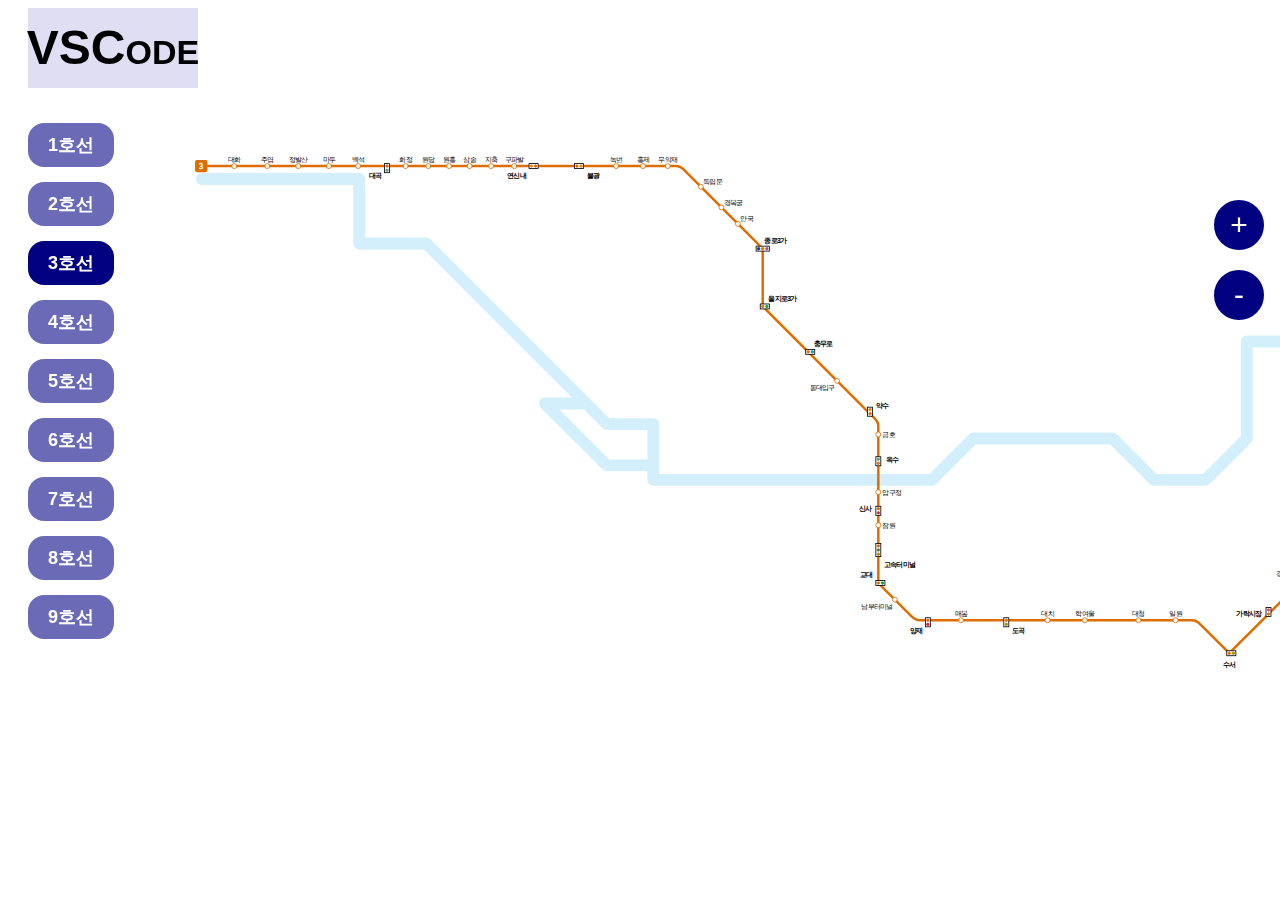
<file: subwaytests/3lines.html>
<!DOCTYPE html>
<html>

<head>
    <!--<meta http-equiv="Content-Security-Policy" content="upgrade-insecure-requests">-->
    <link rel="stylesheet" href="./roadMapStyle.css" />
    <title>지하철 혼잡도 알리미</title>
    <script src="https://code.jquery.com/jquery-3.6.0.min.js"></script>
    <script src="./zoomline.js"></script>
    <script src="./livetraininfo_api.js"></script>
    <script src="./trainID.js" defer></script>
    <script src="./drag.js"></script>
</head>

<body>
    <script>
        const subwayLineNumber = 3;
        train_loc_info(subwayLineNumber);
      </script>
      <div id="myModal" class="modal">
        <div class="modal-content">
          <span class="close">&times;</span>
          <p id="station_name">Some text in the Modal..</p>
          <p id="station_status">Some text in the Modal..</p>
        </div>
      </div>
    <div class="container">
        <!-- 로고 -->
        <div>
            <span class="logo" onclick="location.href='index.html'">VSCode</span>
        </div>

        <div class="section">
            <!-- 네비바 -->
            <div class="nav">
                <ul>
                    <li>
                        <a href="1lines.html">1호선</a>
                    </li>
                    <li>
                        <a href="2lines.html">2호선</a>
                    </li>
                    <li>
                        <a href="3lines.html" class="currentLine">3호선</a>
                    </li>
                    <li>
                        <a href="4lines.html">4호선</a>
                    </li>
                    <li>
                        <a href="5lines.html">5호선</a>
                    </li>
                    <li>
                        <a href="6lines.html">6호선</a>
                    </li>
                    <li>
                        <a href="7lines.html">7호선</a>
                    </li>
                    <li>
                        <a href="8lines.html">8호선</a>
                    </li>
                    <li>
                        <a href="9lines.html">9호선</a>
                    </li>
                </ul>
            </div>

            <!-- 줌 IN / OUT -->
            <div class="zoomline">
                <button id="zoomInBtn">
                    +
                </button>
                <button id="zoomOutBtn">
                    -
                </button>
            </div>

            <!-- 지하철 노선도 -->
            <div class="train-line">
                <svg style="transform: translate(300px, 200px) scale(2)" id="trainLine" xmlns="http://www.w3.org/2000/svg" version="1.1" aria-hidden="true" viewBox="0 0 1525 1000"
                    style="position: absolute; z-index: 1000; transform-origin: 0px 0px 0px; backface-visibility: hidden; width: 1290.2px; height: 846px; transform: scale(2) scaleZ(1); transition-timing-function: ease; cursor: default;">
                    <svg id="trainLine" xmlns="http://www.w3.org/2000/svg" version="1.1" viewBox="0 0 2440 1600" width="100%">
                        <path
                            d="M 65 305 H 370 V 430 H 500 L 850 780 H 940 V 888 H 1480 L 1560 808 H 1830 L 1910 888 H 2010 L 2090 808 V 620 H 2300 M 940 860 H 850 L 730 740 H 800"
                            fill="none" stroke="#d3effb" stroke-width="23" stroke-linejoin="round" stroke-linecap="round"></path>
                    </svg>
                    <!-- 라인들 선 -->
                
                    <g id="line-3" class="line" fill="none" stroke="#de6d00" stroke-linejoin="round" stroke-linecap="round">
                        <path class="path L3" stroke-width="3" d="M 40 175 H 80 "></path>
                        <path class="path L3 P19581957 P19571958" stroke-width="3" d="M 80 175 H 120 "></path>
                        <path class="path L3 P19571956 P19561957" stroke-width="3" d="M 120 175 H 157.5 "></path>
                        <path class="path L3 P19561955 P19551956" stroke-width="3" d="M 157.5 175 H 194.5 "></path>
                        <path class="path L3 P19551954 P19541955" stroke-width="3" d="M 194.5 175 H 230 "></path>
                        <path class="path L3 P19541953 P19531954" stroke-width="3" d="M 230 175 H 265 "></path>
                        <path class="path L3 P19531952 P19521953" stroke-width="3" d="M 265 175 H 287.5 "></path>
                        <path class="path L3 P19521951 P19511952" stroke-width="3" d="M 287.5 175 H 315 "></path>
                        <path class="path L3 P19511948 P19481951" stroke-width="3" d="M 315 175 H 340 "></path>
                        <path class="path L3 P19481950 P19501948" stroke-width="3" d="M 340 175 H 365 "></path>
                        <path class="path L3 P19500309 P03091950" stroke-width="3" d="M 365 175 H 391 "></path>
                        <path class="path L3 P03090310 P03100309" stroke-width="3" d="M 391 175 H 419 "></path>
                        <path class="path L3 P03100311 P03110310" stroke-width="3" d="M 419 175 H 440 "></path>
                        <path class="path L3 P03110312 P03120311" stroke-width="3" d="M 440 175 H 500 "></path>
                        <path class="path L3 P03120313 P03130312" stroke-width="3" d="M 500 175 H 542.5 "></path>
                        <path class="path L3 P03130314 P03140313" stroke-width="3" d="M 542.5 175 H 575 "></path>
                        <path class="path L3 P03140315 P03150314" stroke-width="3" d="M 575 175 H 605 "></path>
                        <path class="path L3 P03150316 P03160315" stroke-width="3" d="M 605 175 H 615 Q 620 175 625 180 L 645 200 ">
                        </path>
                        <path class="path L3 P03160317 P03170316" stroke-width="3" d="M 645 200 L 670 225 "></path>
                        <path class="path L3 P03170318 P03180317" stroke-width="3" d="M 670 225 L 690 245 "></path>
                        <path class="path L3 P03180319 P03190318" stroke-width="3" d="M 690 245 L 720 275 H 715 "></path>
                        <path class="path L3 P03190320 P03200319" stroke-width="3" d="M 715 275 H 720 V 345 "></path>
                        <path class="path L3 P03200321 P03210320" stroke-width="3" d="M 720 345 L 775 400 "></path>
                        <path class="path L3 P03210322 P03220321" stroke-width="3" d="M 775 400 L 810 435 "></path>
                        <path class="path L3 P03220323 P03230322" stroke-width="3" d="M 810 435 L 850 475 "></path>
                        <path class="path L3 P03230324 P03240323" stroke-width="3" d="M 850 475 L 855 480 Q 860 485 860 490 V 500 ">
                        </path>
                        <path class="path L3 P03240325 P03250324" stroke-width="3" d="M 860 500 V 530 "></path>
                        <path class="path L3 P03250326 P03260325" stroke-width="3" d="M 860 530 V 570 "></path>
                        <path class="path L3 P03260327 P03270326" stroke-width="3" d="M 860 570 V 590 "></path>
                        <path class="path L3 P03270328 P03280327" stroke-width="3" d="M 860 590 V 610 "></path>
                        <path class="path L3 P03280329 P03290328" stroke-width="3" d="M 860 610 V 645 "></path>
                        <path class="path L3 P03290330 P03300329" stroke-width="3" d="M 860 645 V 680 "></path>
                        <path class="path L3 P03300331 P03310330" stroke-width="3" d="M 860 680 L 880 700 "></path>
                        <path class="path L3 P03310332 P03320331" stroke-width="3" d="M 880 700 L 900 720 Q 905 725 910 725 H 920 ">
                        </path>
                        <path class="path L3 P03320333 P03330332" stroke-width="3" d="M 920 725 H 960 "></path>
                        <path class="path L3 P03330334 P03340333" stroke-width="3" d="M 960 725 H 1015 "></path>
                        <path class="path L3 P03340335 P03350334" stroke-width="3" d="M 1015 725 H 1065 "></path>
                        <path class="path L3 P03350336 P03360335" stroke-width="3" d="M 1065 725 H 1110 "></path>
                        <path class="path L3 P03360337 P03370336" stroke-width="3" d="M 1110 725 H 1175 "></path>
                        <path class="path L3 P03370338 P03380337" stroke-width="3" d="M 1175 725 H 1220 "></path>
                        <path class="path L3 P03380339 P03390338" stroke-width="3"
                            d="M 1220 725 H 1240 Q 1245 725 1250 730 L 1285 765 "></path>
                        <path class="path L3 P03390340 P03400339" stroke-width="3" d="M 1285 765 L 1332.5 717.5 "></path>
                        <path class="path L3 P03400341 P03410340" stroke-width="3" d="M 1332.5 717.5 L 1375 675 "></path>
                        <path class="path L3 P03410342 P03420341" stroke-width="3" d="M 1375 675 L 1410 640 "></path>
                        <g class="path L3">
                            <rect x="35" y="170" width="10" height="10" fill="#de6d00" stroke="#de6d00" stroke-linejoin="round"
                                stroke-linecap="round" stroke-width="5"></rect>
                            <text x="40" y="178" lengthAdjust="spacingAndGlyphs" text-anchor="middle"
                                style="fill:white; stroke:white; stroke-width:0.6; font-size:9px; font-weight:normal; line-height:10px">3</text>
                            <rect x="1385" y="630" width="10" height="10" fill="#de6d00" stroke="#de6d00" stroke-linejoin="round"
                                stroke-linecap="round" stroke-width="5"></rect>
                            <text x="1390" y="638" lengthAdjust="spacingAndGlyphs" text-anchor="middle"
                                style="fill:white; stroke:white; stroke-width:0.6; font-size:9px; font-weight:normal; line-height:10px">3</text>
                        </g>
                    </g>
                    <!-- 역(동그라미)나타나는 곳 -->
                    <g class="marker-group" transform-origin="50% 50% 0">
                        <!-- 1호선:소요산역부터 시작 -->
                        <circle class="marker M1958 L3" cx="80" cy="175" r="3" id="M1958" stroke="#de6d00"
                            stroke-width="1" fill="#ffffff" uid="1958" lineId="3" stationname="대화"></circle>
                        <circle class="accent A1958" cx="80" cy="175" r="3" id="A1958" stroke="black" stroke-width="1" fill="red"
                            uid="1958" lineId="3" style="display:none"></circle>
                        <circle class="marker M1957 L3" cx="120" cy="175" r="3" id="M1957" stroke="#de6d00"
                            stroke-width="1" fill="#ffffff" uid="1957" lineId="3" stationname="주엽"></circle>
                        <circle class="accent A1957" cx="120" cy="175" r="3" id="A1957" stroke="black" stroke-width="1" fill="red"
                            uid="1957" lineId="3" style="display:none"></circle>
                        <circle class="marker M1956 L3" cx="157.5" cy="175" r="3" id="M1956" stroke="#de6d00"
                            stroke-width="1" fill="#ffffff" uid="1956" lineId="3" stationname="정발산"></circle>
                        <circle class="accent A1956" cx="157.5" cy="175" r="3" id="A1956" stroke="black" stroke-width="1" fill="red"
                            uid="1956" lineId="3" style="display:none"></circle>
                        <circle class="marker M1955 L3" cx="194.5" cy="175" r="3" id="M1955" stroke="#de6d00"
                            stroke-width="1" fill="#ffffff" uid="1955" lineId="3" stationname="마두"></circle>
                        <circle class="accent A1955" cx="194.5" cy="175" r="3" id="A1955" stroke="black" stroke-width="1" fill="red"
                            uid="1955" lineId="3" style="display:none"></circle>
                        <circle class="marker M1954 L3" cx="230" cy="175" r="3" id="M1954" stroke="#de6d00"
                            stroke-width="1" fill="#ffffff" uid="1954" lineId="3" stationname="백석"></circle>
                        <circle class="accent A1954" cx="230" cy="175" r="3" id="A1954" stroke="black" stroke-width="1" fill="red"
                            uid="1954" lineId="3" style="display:none"></circle>
                        <g class="marker M1953 L3 interchange M0300 LK" cx="265" cy="175" id="M1953" uid="1953" lineId="3 K" stationname="대곡">
                            <rect x="262" y="172" width="6" height="11" stroke="black" stroke-width="1" fill="#ffffff"></rect>
                            <circle cx="265" cy="175" r="1.5" stroke="#de6d00" stroke-width="1" fill="#de6d00"></circle>
                            <circle cx="265" cy="180" r="1.5" stroke="#5f9c82" stroke-width="1" fill="#5f9c82"></circle>
                        </g>
                        <circle class="accent A1953 A0300" cx="265" cy="175" r="3" id="A1953" stroke="black" stroke-width="1" fill="red"
                            uid="1953" lineId="3" style="display:none"></circle>
                        <circle class="marker M1952 L3" cx="287.5" cy="175" r="3" id="M1952" stroke="#de6d00"
                            stroke-width="1" fill="#ffffff" uid="1952" lineId="3" stationname="화정"></circle>
                        <circle class="accent A1952" cx="287.5" cy="175" r="3" id="A1952" stroke="black" stroke-width="1" fill="red"
                            uid="1952" lineId="3" style="display:none"></circle>
                        <circle class="marker M1951 L3" cx="315" cy="175" r="3" id="M1951" stroke="#de6d00"
                            stroke-width="1" fill="#ffffff" uid="1951" lineId="3" stationname="원당"></circle>
                        <circle class="accent A1951" cx="315" cy="175" r="3" id="A1951" stroke="black" stroke-width="1" fill="red"
                            uid="1951" lineId="3" style="display:none"></circle>
                        <circle class="marker M1948 L3" cx="340" cy="175" r="3" id="M1948" stroke="#de6d00"
                            stroke-width="1" fill="#ffffff" uid="1948" lineId="3" stationname="원흥"></circle>
                        <circle class="accent A1948" cx="340" cy="175" r="3" id="A1948" stroke="black" stroke-width="1" fill="red"
                            uid="1948" lineId="3" style="display:none"></circle>
                        <circle class="marker M1950 L3" cx="365" cy="175" r="3" id="M1950" stroke="#de6d00"
                            stroke-width="1" fill="#ffffff" uid="1950" lineId="3" stationname="삼송"></circle>
                        <circle class="accent A1950" cx="365" cy="175" r="3" id="A1950" stroke="black" stroke-width="1" fill="red"
                            uid="1950" lineId="3" style="display:none"></circle>
                        <circle class="marker M0309 L3" cx="391" cy="175" r="3" id="M0309" stroke="#de6d00"
                            stroke-width="1" fill="#ffffff" uid="0309" lineId="3" stationname="지축"></circle>
                        <circle class="accent A0309" cx="391" cy="175" r="3" id="A0309" stroke="black" stroke-width="1" fill="red"
                            uid="0309" lineId="3" style="display:none"></circle>
                        <circle class="marker M0310 L3" cx="419" cy="175" r="3" id="M0310" stroke="#de6d00"
                            stroke-width="1" fill="#ffffff" uid="0310" lineId="3" stationname="구파발"></circle>
                        <circle class="accent A0310" cx="419" cy="175" r="3" id="A0310" stroke="black" stroke-width="1" fill="red"
                            uid="0310" lineId="3" style="display:none"></circle>
                        <g class="marker M0311 L3 interchange M2615 L6" cx="440" cy="175" id="M0311" uid="0311" lineId="3 6" stationname="연신내">
                            <rect x="437" y="172" width="11" height="6" stroke="black" stroke-width="1" fill="#ffffff"></rect>
                            <circle cx="445" cy="175" r="1.5" stroke="#de6d00" stroke-width="1" fill="#de6d00"></circle>
                            <circle cx="440" cy="175" r="1.5" stroke="#d08d1a" stroke-width="1" fill="#d08d1a"></circle>
                        </g>
                        <circle class="accent A0311 A2615" cx="440" cy="175" r="3" id="A0311" stroke="black" stroke-width="1" fill="red"
                            uid="0311" lineId="3" style="display:none"></circle>
                        <g class="marker M0312 L3 interchange M2613 L6" cx="500" cy="175" id="M0312" uid="0312" lineId="3 6" stationname="불광">
                            <rect x="492" y="172" width="11" height="6" stroke="black" stroke-width="1" fill="#ffffff"></rect>
                            <circle cx="495" cy="175" r="1.5" stroke="#de6d00" stroke-width="1" fill="#de6d00"></circle>
                            <circle cx="500" cy="175" r="1.5" stroke="#d08d1a" stroke-width="1" fill="#d08d1a"></circle>
                        </g>
                        <circle class="accent A0312 A2613" cx="500" cy="175" r="3" id="A0312" stroke="black" stroke-width="1" fill="red"
                            uid="0312" lineId="3" style="display:none"></circle>
                        <circle class="marker M0313 L3" cx="542.5" cy="175" r="3" id="M0313" stroke="#de6d00"
                            stroke-width="1" fill="#ffffff" uid="0313" lineId="3" stationname="녹번"></circle>
                        <circle class="accent A0313" cx="542.5" cy="175" r="3" id="A0313" stroke="black" stroke-width="1" fill="red"
                            uid="0313" lineId="3" style="display:none"></circle>
                        <circle class="marker M0314 L3" cx="575" cy="175" r="3" id="M0314" stroke="#de6d00"
                            stroke-width="1" fill="#ffffff" uid="0314" lineId="3" stationname="홍제"></circle>
                        <circle class="accent A0314" cx="575" cy="175" r="3" id="A0314" stroke="black" stroke-width="1" fill="red"
                            uid="0314" lineId="3" style="display:none"></circle>
                        <circle class="marker M0315 L3" cx="605" cy="175" r="3" id="M0315" stroke="#de6d00"
                            stroke-width="1" fill="#ffffff" uid="0315" lineId="3" stationname="무악재"></circle>
                        <circle class="accent A0315" cx="605" cy="175" r="3" id="A0315" stroke="black" stroke-width="1" fill="red"
                            uid="0315" lineId="3" style="display:none"></circle>
                        <circle class="marker M0316 L3" cx="645" cy="200" r="3" id="M0316" stroke="#de6d00"
                            stroke-width="1" fill="#ffffff" uid="0316" lineId="3" stationname="독립문"></circle>
                        <circle class="accent A0316" cx="645" cy="200" r="3" id="A0316" stroke="black" stroke-width="1" fill="red"
                            uid="0316" lineId="3" style="display:none"></circle>
                        <circle class="marker M0317 L3" cx="670" cy="225" r="3" id="M0317" stroke="#de6d00"
                            stroke-width="1" fill="#ffffff" uid="0317" lineId="3" stationname="경복궁"></circle>
                        <circle class="accent A0317" cx="670" cy="225" r="3" id="A0317" stroke="black" stroke-width="1" fill="red"
                            uid="0317" lineId="3" style="display:none"></circle>
                        <circle class="marker M0318 L3" cx="690" cy="245" r="3" id="M0318" stroke="#de6d00"
                            stroke-width="1" fill="#ffffff" uid="0318" lineId="3" stationname="안국"></circle>
                        <circle class="accent A0318" cx="690" cy="245" r="3" id="A0318" stroke="black" stroke-width="1" fill="red"
                            uid="0318" lineId="3" style="display:none"></circle>
                            <g class="marker M0203 L2 interchange M0320 L3" cx="720" cy="345" id="M0203" uid="0203" lineId="2 3" stationname="종로3가">
                                <rect x="717" y="342" width="11" height="6" stroke="black" stroke-width="1" fill="#ffffff"></rect>
                                <circle cx="725" cy="345" r="1.5" stroke="#10a643" stroke-width="1" fill="#10a643"></circle>
                                <circle cx="720" cy="345" r="1.5" stroke="#de6d00" stroke-width="1" fill="#de6d00"></circle>
                            </g>
                            <g class="marker M0153 L1 interchange M0319 L3 M2535 L5" cx="715" cy="275" id="M0153" uid="0153" lineId="1 3 5" stationname="을지로3가">
                                <rect x="712" y="272" width="16" height="6" stroke="black" stroke-width="1" fill="#ffffff"></rect>
                                <circle cx="715" cy="275" r="1.5" stroke="#052f93" stroke-width="1" fill="#052f93"></circle>
                                <circle cx="720" cy="275" r="1.5" stroke="#de6d00" stroke-width="1" fill="#de6d00"></circle>
                                <circle cx="725" cy="275" r="1.5" stroke="#a95094" stroke-width="1" fill="#a95094"></circle>
                            </g>
                        <g class="marker M0321 L3 interchange M0423 L4" cx="775" cy="400" id="M0321" uid="0321" lineId="3 4" stationname="충무로">
                            <rect x="772" y="397" width="11" height="6" stroke="black" stroke-width="1" fill="#ffffff"></rect>
                            <circle cx="775" cy="400" r="1.5" stroke="#de6d00" stroke-width="1" fill="#de6d00"></circle>
                            <circle cx="780" cy="400" r="1.5" stroke="#0099d1" stroke-width="1" fill="#0099d1"></circle>
                        </g>
                        <circle class="accent A0321 A0423" cx="775" cy="400" r="3" id="A0321" stroke="black" stroke-width="1" fill="red"
                            uid="0321" lineId="3" style="display:none"></circle>
                        <circle class="marker M0322 L3" cx="810" cy="435" r="3" id="M0322" stroke="#de6d00"
                            stroke-width="1" fill="#ffffff" uid="0322" lineId="3" stationname="동대입구"></circle>
                        <circle class="accent A0322" cx="810" cy="435" r="3" id="A0322" stroke="black" stroke-width="1" fill="red"
                            uid="0322" lineId="3" style="display:none"></circle>
                        <g class="marker M0323 L3 interchange M2634 L6" cx="850" cy="475" id="M0323" uid="0323" lineId="3 6" stationname="약수">
                            <rect x="847" y="467" width="6" height="11" stroke="black" stroke-width="1" fill="#ffffff"></rect>
                            <circle cx="850" cy="475" r="1.5" stroke="#de6d00" stroke-width="1" fill="#de6d00"></circle>
                            <circle cx="850" cy="470" r="1.5" stroke="#d08d1a" stroke-width="1" fill="#d08d1a"></circle>
                        </g>
                        <circle class="accent A0323 A2634" cx="850" cy="475" r="3" id="A0323" stroke="black" stroke-width="1" fill="red"
                            uid="0323" lineId="3" style="display:none"></circle>
                        <circle class="marker M0324 L3" cx="860" cy="500" r="3" id="M0324" stroke="#de6d00"
                            stroke-width="1" fill="#ffffff" uid="0324" lineId="3" stationname="금호"></circle>
                        <circle class="accent A0324" cx="860" cy="500" r="3" id="A0324" stroke="black" stroke-width="1" fill="red"
                            uid="0324" lineId="3" style="display:none"></circle>
                        <g class="marker M0325 L3 interchange M1011 LK" cx="860" cy="530" id="M0325" uid="0325" lineId="3 K" stationname="옥수">
                            <rect x="857" y="527" width="6" height="11" stroke="black" stroke-width="1" fill="#ffffff"></rect>
                            <circle cx="860" cy="535" r="1.5" stroke="#de6d00" stroke-width="1" fill="#de6d00"></circle>
                            <circle cx="860" cy="530" r="1.5" stroke="#5f9c82" stroke-width="1" fill="#5f9c82"></circle>
                        </g>
                        <circle class="accent A0325 A1011" cx="860" cy="530" r="3" id="A0325" stroke="black" stroke-width="1" fill="red"
                            uid="0325" lineId="3" style="display:none"></circle>
                        <circle class="marker M0326 L3" cx="860" cy="570" r="3" id="M0326" stroke="#de6d00"
                            stroke-width="1" fill="#ffffff" uid="0326" lineId="3" stationname="압구정"></circle>
                        <circle class="accent A0326" cx="860" cy="570" r="3" id="A0326" stroke="black" stroke-width="1" fill="red"
                            uid="0326" lineId="3" style="display:none"></circle>
                        <g class="marker M0327 L3 interchange M4304 LS" cx="860" cy="590" id="M0327" uid="0327" lineId="3 S" stationname="신사">
                            <rect x="857" y="587" width="6" height="11" stroke="black" stroke-width="1" fill="#ffffff"></rect>
                            <circle cx="860" cy="590" r="1.5" stroke="#de6d00" stroke-width="1" fill="#de6d00"></circle>
                            <circle cx="860" cy="595" r="1.5" stroke="#cd2234" stroke-width="1" fill="#cd2234"></circle>
                        </g>
                        <circle class="accent A0327 A4304" cx="860" cy="590" r="3" id="A0327" stroke="black" stroke-width="1" fill="red"
                            uid="0327" lineId="3" style="display:none"></circle>
                        <circle class="marker M0328 L3" cx="860" cy="610" r="3" id="M0328" stroke="#de6d00"
                            stroke-width="1" fill="#ffffff" uid="0328" lineId="3" stationname="잠원"></circle>
                        <circle class="accent A0328" cx="860" cy="610" r="3" id="A0328" stroke="black" stroke-width="1" fill="red"
                            uid="0328" lineId="3" style="display:none"></circle>
                        <g class="marker M0329 L3 interchange M2736 L7 M4123 L9" cx="860" cy="645" id="M0329" uid="0329" lineId="3 7 9" stationname="고속터미널">
                            <rect x="857" y="632" width="6" height="16" stroke="black" stroke-width="1" fill="#ffffff"></rect>
                            <circle cx="860" cy="635" r="1.5" stroke="#de6d00" stroke-width="1" fill="#de6d00"></circle>
                            <circle cx="860" cy="640" r="1.5" stroke="#657931" stroke-width="1" fill="#657931"></circle>
                            <circle cx="860" cy="645" r="1.5" stroke="#b58600" stroke-width="1" fill="#b58600"></circle>
                        </g>
                        <circle class="accent A0329 A2736 A4123" cx="860" cy="645" r="3" id="A0329" stroke="black" stroke-width="1"
                            fill="red" uid="0329" lineId="3" style="display:none"></circle>
                            <g class="marker M0223 L2 interchange M0330 L3" cx="860" cy="680" id="M0223" uid="0223" lineId="2 3" stationname="교대">
                                <rect x="857" y="677" width="11" height="6" stroke="black" stroke-width="1" fill="#ffffff"></rect>
                                <circle cx="865" cy="680" r="1.5" stroke="#10a643" stroke-width="1" fill="#10a643"></circle>
                                <circle cx="860" cy="680" r="1.5" stroke="#de6d00" stroke-width="1" fill="#de6d00"></circle>
                            </g>
                        <circle class="marker M0331 L3" cx="880" cy="700" r="3" id="M0331" stroke="#de6d00"
                            stroke-width="1" fill="#ffffff" uid="0331" lineId="3" stationname="남부터미널"></circle>
                        <circle class="accent A0331" cx="880" cy="700" r="3" id="A0331" stroke="black" stroke-width="1" fill="red"
                            uid="0331" lineId="3" style="display:none"></circle>
                        <g class="marker M0332 L3 interchange M4308 LS" cx="920" cy="725" id="M0332" uid="0332" lineId="3 S" stationname="양재">
                            <rect x="917" y="722" width="6" height="11" stroke="black" stroke-width="1" fill="#ffffff"></rect>
                            <circle cx="920" cy="725" r="1.5" stroke="#de6d00" stroke-width="1" fill="#de6d00"></circle>
                            <circle cx="920" cy="730" r="1.5" stroke="#cd2234" stroke-width="1" fill="#cd2234"></circle>
                        </g>
                        <circle class="accent A0332 A4308" cx="920" cy="725" r="3" id="A0332" stroke="black" stroke-width="1" fill="red"
                            uid="0332" lineId="3" style="display:none"></circle>
                        <circle class="marker M0333 L3" cx="960" cy="725" r="3" id="M0333" stroke="#de6d00"
                            stroke-width="1" fill="#ffffff" uid="0333" lineId="3" stationname="매봉"></circle>
                        <circle class="accent A0333" cx="960" cy="725" r="3" id="A0333" stroke="black" stroke-width="1" fill="red"
                            uid="0333" lineId="3" style="display:none"></circle>
                        <g class="marker M0334 L3 interchange M1025 LB" cx="1015" cy="725" id="M0334" uid="0334" lineId="3 B" stationname="도곡">
                            <rect x="1012" y="722" width="6" height="11" stroke="black" stroke-width="1" fill="#ffffff"></rect>
                            <circle cx="1015" cy="725" r="1.5" stroke="#de6d00" stroke-width="1" fill="#de6d00"></circle>
                            <circle cx="1015" cy="730" r="1.5" stroke="#a69500" stroke-width="1" fill="#a69500"></circle>
                        </g>
                        <circle class="accent A0334 A1025" cx="1015" cy="725" r="3" id="A0334" stroke="black" stroke-width="1"
                            fill="red" uid="0334" lineId="3" style="display:none"></circle>
                        <circle class="marker M0335 L3" cx="1065" cy="725" r="3" id="M0335" stroke="#de6d00"
                            stroke-width="1" fill="#ffffff" uid="0335" lineId="3" stationname="대치"></circle>
                        <circle class="accent A0335" cx="1065" cy="725" r="3" id="A0335" stroke="black" stroke-width="1" fill="red"
                            uid="0335" lineId="3" style="display:none"></circle>
                        <circle class="marker M0336 L3" cx="1110" cy="725" r="3" id="M0336" stroke="#de6d00"
                            stroke-width="1" fill="#ffffff" uid="0336" lineId="3" stationname="학여울"></circle>
                        <circle class="accent A0336" cx="1110" cy="725" r="3" id="A0336" stroke="black" stroke-width="1" fill="red"
                            uid="0336" lineId="3" style="display:none"></circle>
                        <circle class="marker M0337 L3" cx="1175" cy="725" r="3" id="M0337" stroke="#de6d00"
                            stroke-width="1" fill="#ffffff" uid="0337" lineId="3" stationname="대청"></circle>
                        <circle class="accent A0337" cx="1175" cy="725" r="3" id="A0337" stroke="black" stroke-width="1" fill="red"
                            uid="0337" lineId="3" style="display:none"></circle>
                        <circle class="marker M0338 L3" cx="1220" cy="725" r="3" id="M0338" stroke="#de6d00"
                            stroke-width="1" fill="#ffffff" uid="0338" lineId="3" stationname="일원"></circle>
                        <circle class="accent A0338" cx="1220" cy="725" r="3" id="A0338" stroke="black" stroke-width="1" fill="red"
                            uid="0338" lineId="3" style="display:none"></circle>
                        <g class="marker M0339 L3 interchange M1030 LB" cx="1285" cy="765" id="M0339" uid="0339" lineId="3 B" stationname="수서">
                            <rect x="1282" y="762" width="11" height="6" stroke="black" stroke-width="1" fill="#ffffff"></rect>
                            <circle cx="1285" cy="765" r="1.5" stroke="#de6d00" stroke-width="1" fill="#de6d00"></circle>
                            <circle cx="1290" cy="765" r="1.5" stroke="#a69500" stroke-width="1" fill="#a69500"></circle>
                        </g>
                        <circle class="accent A0339 A1030" cx="1285" cy="765" r="3" id="A0339" stroke="black" stroke-width="1"
                            fill="red" uid="0339" lineId="3" style="display:none"></circle>
                        <g class="marker M0340 L3 interchange M2818 L8" cx="1332.5" cy="717.5" id="M2818" uid="2818" lineId="3 8" stationname="가락시장">
                            <rect x="1329.5" y="709.5" width="6" height="11" stroke="black" stroke-width="1" fill="#ffffff"></rect>
                            <circle cx="1332.5" cy="717.5" r="1.5" stroke="#de6d00" stroke-width="1" fill="#de6d00"></circle>
                            <circle cx="1332.5" cy="712.5" r="1.5" stroke="#e74e6d" stroke-width="1" fill="#e74e6d"></circle>
                        </g>
                        <circle class="accent A0340 A2818" cx="1332.5" cy="717.5" r="3" id="A2818" stroke="black" stroke-width="1"
                            fill="red" uid="2818" lineId="3" style="display:none"></circle>
                        <circle class="marker M0341 L3" cx="1375" cy="675" r="3" id="M0341" stroke="#de6d00"
                            stroke-width="1" fill="#ffffff" uid="0341" lineId="3" stationname="경찰병원"></circle>
                        <circle class="accent A0341" cx="1375" cy="675" r="3" id="A0341" stroke="black" stroke-width="1" fill="red"
                            uid="0341" lineId="3" style="display:none"></circle>
                        <g class="marker M0342 L3 interchange M2558 L5" cx="1410" cy="640" id="M2558" uid="2558" lineId="3 5" stationname="오금">
                            <rect x="1407" y="632" width="6" height="11" stroke="black" stroke-width="1" fill="#ffffff"></rect>
                            <circle cx="1410" cy="640" r="1.5" stroke="#de6d00" stroke-width="1" fill="#de6d00"></circle>
                            <circle cx="1410" cy="635" r="1.5" stroke="#a95094" stroke-width="1" fill="#a95094"></circle>
                        </g>
                        <circle class="accent A0342 A2558" cx="1410" cy="640" r="3" id="A2558" stroke="black" stroke-width="1"
                            fill="red" uid="2558" lineId="3" style="display:none"></circle>
                    </g>
                
                    <!-- 역이름 나타나는 곳 -->
                    <g class="label-group"
                        style="fill:black; letter-spacing:-1px; font-size:9px; font-weight:normal; font-family: 'Noto Sans', 'Malgun Gothic', Dotum, Arial;">
                        <text class="label S1958 L3" y="175" id="S1958" style=" text-anchor:middle;" uid="1958" lineId="3">
                            <tspan x="80" dx="0" dy="-5" font-size="9px">대화</tspan>
                        </text>
                        <text class="label S1957 L3" y="175" id="S1957" style=" text-anchor:middle;" uid="1957" lineId="3">
                            <tspan x="120" dx="0" dy="-5" font-size="9px">주엽</tspan>
                        </text>
                        <text class="label S1956 L3" y="175" id="S1956" style=" text-anchor:middle;" uid="1956" lineId="3">
                            <tspan x="157.5" dx="0" dy="-5" font-size="9px">정발산</tspan>
                        </text>
                        <text class="label S1955 L3" y="175" id="S1955" style=" text-anchor:middle;" uid="1955" lineId="3">
                            <tspan x="194.5" dx="0" dy="-5" font-size="9px">마두</tspan>
                        </text>
                        <text class="label S1954 L3" y="175" id="S1954" style=" text-anchor:middle;" uid="1954" lineId="3">
                            <tspan x="230" dx="0" dy="-5" font-size="9px">백석</tspan>
                        </text>
                        <text class="label S1953 L3 S0300 LK" y="175" id="S1953" style=" text-anchor:end;" uid="1953" lineId="3 K">
                            <tspan x="265" dx="-7" dy="15" font-size="9px" font-weight="bold">대곡</tspan>
                        </text>
                        <text class="label S1952 L3" y="175" id="S1952" style=" text-anchor:middle;" uid="1952" lineId="3">
                            <tspan x="287.5" dx="0" dy="-5" font-size="9px">화정</tspan>
                        </text>
                        <text class="label S1951 L3" y="175" id="S1951" style=" text-anchor:middle;" uid="1951" lineId="3">
                            <tspan x="315" dx="0" dy="-5" font-size="9px">원당</tspan>
                        </text>
                        <text class="label S1948 L3" y="175" id="S1948" style=" text-anchor:middle;" uid="1948" lineId="3">
                            <tspan x="340" dx="0" dy="-5" font-size="9px">원흥</tspan>
                        </text>
                        <text class="label S1950 L3" y="175" id="S1950" style=" text-anchor:middle;" uid="1950" lineId="3">
                            <tspan x="365" dx="0" dy="-5" font-size="9px">삼송</tspan>
                        </text>
                        <text class="label S0309 L3" y="175" id="S0309" style=" text-anchor:middle;" uid="0309" lineId="3">
                            <tspan x="391" dx="0" dy="-5" font-size="9px">지축</tspan>
                        </text>
                        <text class="label S0310 L3" y="175" id="S0310" style=" text-anchor:middle;" uid="0310" lineId="3">
                            <tspan x="419" dx="0" dy="-5" font-size="9px">구파발</tspan>
                        </text>
                        <text class="label S0311 L3 S2615 L6" y="175" id="S0311" style=" text-anchor:end;" uid="0311" lineId="3 6">
                            <tspan x="440" dx="-7" dy="15" font-size="9px" font-weight="bold">연신내</tspan>
                        </text>
                        <text class="label S0312 L3 S2613 L6" y="175" id="S0312" style=" text-anchor:start;" uid="0312" lineId="3 6">
                            <tspan x="500" dx="7" dy="15" font-size="9px" font-weight="bold">불광</tspan>
                        </text>
                        <text class="label S0313 L3" y="175" id="S0313" style=" text-anchor:middle;" uid="0313" lineId="3">
                            <tspan x="542.5" dx="0" dy="-5" font-size="9px">녹번</tspan>
                        </text>
                        <text class="label S0314 L3" y="175" id="S0314" style=" text-anchor:middle;" uid="0314" lineId="3">
                            <tspan x="575" dx="0" dy="-5" font-size="9px">홍제</tspan>
                        </text>
                        <text class="label S0315 L3" y="175" id="S0315" style=" text-anchor:middle;" uid="0315" lineId="3">
                            <tspan x="605" dx="0" dy="-5" font-size="9px">무악재</tspan>
                        </text>
                        <text class="label S0316 L3" y="200" id="S0316" style=" text-anchor:start;" uid="0316" lineId="3">
                            <tspan x="645" dx="3" dy="-3" font-size="9px">독립문</tspan>
                        </text>
                        <text class="label S0317 L3" y="225" id="S0317" style=" text-anchor:start;" uid="0317" lineId="3">
                            <tspan x="670" dx="3" dy="-3" font-size="9px">경복궁</tspan>
                        </text>
                        <text class="label S0318 L3" y="245" id="S0318" style=" text-anchor:start;" uid="0318" lineId="3">
                            <tspan x="690" dx="3" dy="-3" font-size="9px">안국</tspan>
                        </text>
                        <text class="label S0153 L1 S0319 L3 S2535 L5" y="275" id="S0153" style=" text-anchor:start;" uid="0153"
                            lineId="1 3 5">
                            <tspan x="715" dx="7" dy="-7" font-size="9px" font-weight="bold">종로3가</tspan>
                        </text>
                        <text class="label S0203 L2 S0320 L3" y="345" id="S0203" style=" text-anchor:start;" uid="0203" lineId="2 3">
                            <tspan x="720" dx="7" dy="-7" font-size="9px" font-weight="bold">을지로3가</tspan>
                        </text>
                        <text class="label S0321 L3 S0423 L4" y="400" id="S0321" style=" text-anchor:start;" uid="0321" lineId="3 4">
                            <tspan x="775" dx="7" dy="-7" font-size="9px" font-weight="bold">충무로</tspan>
                        </text>
                        <text class="label S0322 L3" y="435" id="S0322" style=" text-anchor:end;" uid="0322" lineId="3">
                            <tspan x="810" dx="-3" dy="11" font-size="9px">동대입구</tspan>
                        </text>
                        <text class="label S0323 L3 S2634 L6" y="475" id="S0323" style=" text-anchor:start;" uid="0323" lineId="3 6">
                            <tspan x="850" dx="7" dy="-7" font-size="9px" font-weight="bold">약수</tspan>
                        </text>
                        <text class="label S0324 L3" y="500" id="S0324" style=" text-anchor:start;" uid="0324" lineId="3">
                            <tspan x="860" dx="5" dy="3" font-size="9px">금호</tspan>
                        </text>
                        <text class="label S0325 L3 S1011 LK" y="530" id="S0325" style=" text-anchor:start;" uid="0325" lineId="3 K">
                            <tspan x="860" dx="9" dy="3" font-size="9px" font-weight="bold">옥수</tspan>
                        </text>
                        <text class="label S0326 L3" y="570" id="S0326" style=" text-anchor:start;" uid="0326" lineId="3">
                            <tspan x="860" dx="5" dy="3" font-size="9px">압구정</tspan>
                        </text>
                        <text class="label S0327 L3 S4304 LS" y="590" id="S0327" style=" text-anchor:end;" uid="0327" lineId="3 S">
                            <tspan x="860" dx="-9" dy="3" font-size="9px" font-weight="bold">신사</tspan>
                        </text>
                        <text class="label S0328 L3" y="610" id="S0328" style=" text-anchor:start;" uid="0328" lineId="3">
                            <tspan x="860" dx="5" dy="3" font-size="9px">잠원</tspan>
                        </text>
                        <text class="label S0329 L3 S2736 L7 S4123 L9" y="645" id="S0329" style=" text-anchor:start;" uid="0329"
                            lineId="3 7 9">
                            <tspan x="860" dx="7" dy="15" font-size="9px" font-weight="bold">고속터미널</tspan>
                        </text>
                        <text class="label S0223 L2 S0330 L3" y="680" id="S0223" style=" text-anchor:end;" uid="0223" lineId="2 3">
                            <tspan x="860" dx="-7" dy="-7" font-size="9px" font-weight="bold">교대</tspan>
                        </text>
                        <text class="label S0331 L3" y="700" id="S0331" style=" text-anchor:end;" uid="0331" lineId="3">
                            <tspan x="880" dx="-3" dy="11" font-size="9px">남부터미널</tspan>
                        </text>
                        <text class="label S0332 L3 S4308 LS" y="725" id="S0332" style=" text-anchor:end;" uid="0332" lineId="3 S">
                            <tspan x="920" dx="-7" dy="15" font-size="9px" font-weight="bold">양재</tspan>
                        </text>
                        <text class="label S0333 L3" y="725" id="S0333" style=" text-anchor:middle;" uid="0333" lineId="3">
                            <tspan x="960" dx="0" dy="-5" font-size="9px">매봉</tspan>
                        </text>
                        <text class="label S0334 L3 S1025 LB" y="725" id="S0334" style=" text-anchor:start;" uid="0334" lineId="3 B">
                            <tspan x="1015" dx="7" dy="15" font-size="9px" font-weight="bold">도곡</tspan>
                        </text>
                        <text class="label S0335 L3" y="725" id="S0335" style=" text-anchor:middle;" uid="0335" lineId="3">
                            <tspan x="1065" dx="0" dy="-5" font-size="9px">대치</tspan>
                        </text>
                        <text class="label S0336 L3" y="725" id="S0336" style=" text-anchor:middle;" uid="0336" lineId="3">
                            <tspan x="1110" dx="0" dy="-5" font-size="9px">학여울</tspan>
                        </text>
                        <text class="label S0337 L3" y="725" id="S0337" style=" text-anchor:middle;" uid="0337" lineId="3">
                            <tspan x="1175" dx="0" dy="-5" font-size="9px">대청</tspan>
                        </text>
                        <text class="label S0338 L3" y="725" id="S0338" style=" text-anchor:middle;" uid="0338" lineId="3">
                            <tspan x="1220" dx="0" dy="-5" font-size="9px">일원</tspan>
                        </text>
                        <text class="label S0339 L3 S1030 LB" y="765" id="S0339" style=" text-anchor:middle;" uid="0339" lineId="3 B">
                            <tspan x="1285" dx="0" dy="17" font-size="9px" font-weight="bold">수서</tspan>
                        </text>
                        <text class="label S0340 L3 S2818 L8" y="717.5" id="S2818" style=" text-anchor:end;" uid="2818" lineId="3 8">
                            <tspan x="1332.5" dx="-9" dy="3" font-size="9px" font-weight="bold">가락시장</tspan>
                        </text>
                        <text class="label S0341 L3" y="675" id="S0341" style=" text-anchor:end;" uid="0341" lineId="3">
                            <tspan x="1375" dx="-3" dy="-3" font-size="9px">경찰병원</tspan>
                        </text>
                        <text class="label S0342 L3 S2558 L5" y="640" id="S2558" style=" text-anchor:start;" uid="2558" lineId="3 5">
                            <tspan x="1410" dx="9" dy="3" font-size="9px" font-weight="bold">오금</tspan>
                        </text>
                    </g>
                
                    <!-- 여기까지 없어도 될듯:아래3줄도 없어도 되는데 지우면 오류남 -->
                    <use id="marker-start" class="routeMarker" href="#def-marker-start"></use>
                    <use id="marker-stop" class="routeMarker" href="#def-marker-stop"></use>
                    <use id="marker-end" class="routeMarker" href="#def-marker-end"></use>
                </svg>
            </div>
        </div>

    </div>

</body>

</html>
</file>
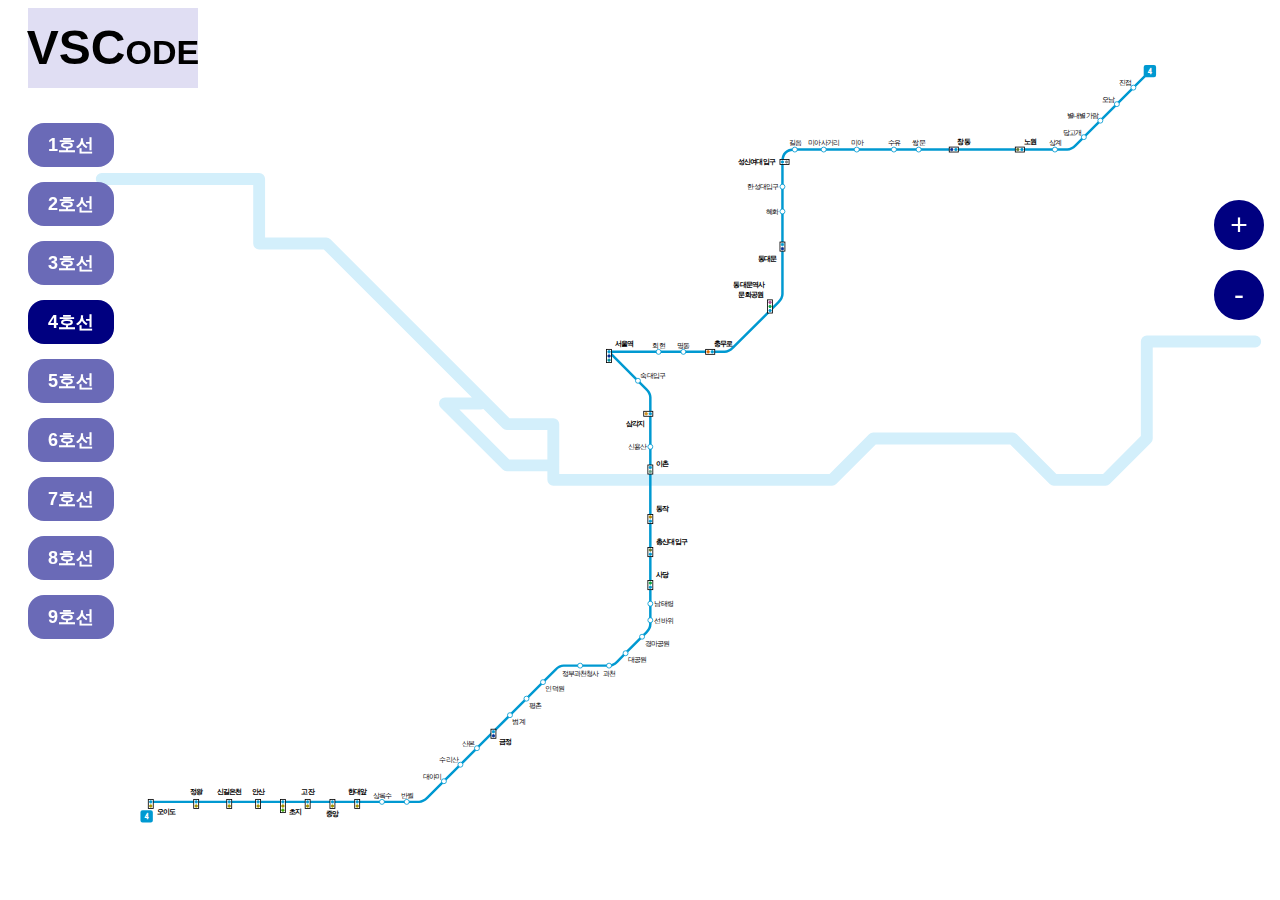
<file: subwaytests/4lines.html>
<!DOCTYPE html>
<html>

<head>
    <!--<meta http-equiv="Content-Security-Policy" content="upgrade-insecure-requests">-->
    <link rel="stylesheet" href="./roadMapStyle.css" />
    <title>지하철 혼잡도 알리미</title>
    <script src="https://code.jquery.com/jquery-3.6.0.min.js"></script>
    <script src="./zoomline.js"></script>
    <script src="./livetraininfo_api.js"></script>
    <script src="./statisticcongestion.js"></script>
    <!--<script src="./trainID.js" defer></script>-->
    <script src="./stationID.js" defer></script>
    <script src="./drag.js"></script>
</head>

<body>
    <script>
        const subwayLineNumber = 4;
        train_loc_info(subwayLineNumber);
      </script>
      <div id="myModal" class="modal">
        <div class="modal-content">
          <span class="close">&times;</span>
          <p id="station_name">Some text in the Modal..</p>
          <p id="station_status">Some text in the Modal..</p>
        </div>
      </div>
    <div class="container">
        <!-- 로고 -->
        <div>
            <span class="logo" onclick="location.href='index.html'">VSCode</span>
        </div>

        <div class="section">
            <!-- 네비바 -->
            <div class="nav">
                <ul>
                    <li>
                        <a href="1lines.html">1호선</a>
                    </li>
                    <li>
                        <a href="2lines.html">2호선</a>
                    </li>
                    <li>
                        <a href="3lines.html">3호선</a>
                    </li>
                    <li>
                        <a href="4lines.html" class="currentLine">4호선</a>
                    </li>
                    <li>
                        <a href="5lines.html">5호선</a>
                    </li>
                    <li>
                        <a href="6lines.html">6호선</a>
                    </li>
                    <li>
                        <a href="7lines.html">7호선</a>
                    </li>
                    <li>
                        <a href="8lines.html">8호선</a>
                    </li>
                    <li>
                        <a href="9lines.html">9호선</a>
                    </li>
                </ul>
            </div>

            <!-- 줌 IN / OUT -->
            <div class="zoomline">
                <button id="zoomInBtn">
                    +
                </button>
                <button id="zoomOutBtn">
                    -
                </button>
            </div>

            <!-- 지하철 노선도 -->
            <div class="train-line">
                <svg style="transform: translate(200px, 200px) scale(2)"  id="trainLine" xmlns="http://www.w3.org/2000/svg" version="1.1" aria-hidden="true" viewBox="0 0 1525 1000"
                    style="position: absolute; z-index: 1000; transform-origin: 0px 0px 0px; backface-visibility: hidden; width: 1290.2px; height: 846px; transform: scale(2) scaleZ(1); transition-timing-function: ease; cursor: default;">
                    <svg xmlns="http://www.w3.org/2000/svg" version="1.1" viewBox="0 0 2440 1600" width="100%">
                        <path
                            d="M 65 305 H 370 V 430 H 500 L 850 780 H 940 V 888 H 1480 L 1560 808 H 1830 L 1910 888 H 2010 L 2090 808 V 620 H 2300 M 940 860 H 850 L 730 740 H 800"
                            fill="none" stroke="#d3effb" stroke-width="23" stroke-linejoin="round" stroke-linecap="round"></path>
                    </svg>
                    <!-- 라인들 선 -->
                    <g id="line-4" class="line" fill="none" stroke="#0099d1" stroke-linejoin="round" stroke-linecap="round">
                        <path class="path L4" stroke-width="3" d="M 1310 60 L 1290 80 "></path>
                        <path class="path L4 P04050406 P04060405" stroke-width="3" d="M 1290 80 L 1270 100 "></path>
                        <path class="path L4 P04060408 P04080406" stroke-width="3" d="M 1270 100 L 1250 120 "></path>
                        <path class="path L4 P04080409 P04090408" stroke-width="3" d="M 1250 120 L 1230 140 "></path>
                        <path class="path L4 P04090410 P04100409" stroke-width="3"
                            d="M 1230 140 L 1220 150 Q 1215 155 1210 155 H 1195 "></path>
                        <path class="path L4 P04100411 P04110410" stroke-width="3" d="M 1195 155 H 1150 "></path>
                        <path class="path L4 P04110412 P04120411" stroke-width="3" d="M 1150 155 H 1070 "></path>
                        <path class="path L4 P04120413 P04130412" stroke-width="3" d="M 1070 155 H 1030 "></path>
                        <path class="path L4 P04130414 P04140413" stroke-width="3" d="M 1030 155 H 1000 "></path>
                        <path class="path L4 P04140415 P04150414" stroke-width="3" d="M 1000 155 H 955 "></path>
                        <path class="path L4 P04150416 P04160415" stroke-width="3" d="M 955 155 H 915 "></path>
                        <path class="path L4 P04160417 P04170416" stroke-width="3" d="M 915 155 H 880 "></path>
                        <path class="path L4 P04170418 P04180417" stroke-width="3" d="M 880 155 Q 865 155 865 170 "></path>
                        <path class="path L4 P04180419 P04190418" stroke-width="3" d="M 865 170 V 200 "></path>
                        <path class="path L4 P04190420 P04200419" stroke-width="3" d="M 865 200 V 230 "></path>
                        <path class="path L4 P04200421 P04210420" stroke-width="3" d="M 865 230 V 275 "></path>
                        <path class="path L4 P04210422 P04220421" stroke-width="3" d="M 865 275 V 330 Q 865 335 860 340 L 850 350 ">
                        </path>
                        <path class="path L4 P04220423 P04230422" stroke-width="3" d="M 850 350 L 805 395 Q 800 400 795 400 H 780 ">
                        </path>
                        <path class="path L4 P04230424 P04240423" stroke-width="3" d="M 780 400 H 745 "></path>
                        <path class="path L4 P04240425 P04250424" stroke-width="3" d="M 745 400 H 715 "></path>
                        <path class="path L4 P04250426 P04260425" stroke-width="3" d="M 715 400 H 655 "></path>
                        <path class="path L4 P04260427 P04270426" stroke-width="3" d="M 655 400 L 690 435 "></path>
                        <path class="path L4 P04270428 P04280427" stroke-width="3" d="M 690 435 L 700 445 Q 705 450 705 455 V 475 ">
                        </path>
                        <path class="path L4 P04280429 P04290428" stroke-width="3" d="M 705 475 V 515 "></path>
                        <path class="path L4 P04290430 P04300429" stroke-width="3" d="M 705 515 V 545 "></path>
                        <path class="path L4 P04300431 P04310430" stroke-width="3" d="M 705 545 V 600 "></path>
                        <path class="path L4 P04310432 P04320431" stroke-width="3" d="M 705 600 V 640 "></path>
                        <path class="path L4 P04320433 P04330432" stroke-width="3" d="M 705 640 V 680 "></path>
                        <path class="path L4 P04330434 P04340433" stroke-width="3" d="M 705 680 V 705 "></path>
                        <path class="path L4 P04341450 P14500434" stroke-width="3" d="M 705 705 V 725 "></path>
                        <path class="path L4 P14501451 P14511450" stroke-width="3" d="M 705 725 V 730 Q 705 735 700 740 L 695 745 ">
                        </path>
                        <path class="path L4 P14511452 P14521451" stroke-width="3" d="M 695 745 L 675 765 "></path>
                        <path class="path L4 P14521453 P14531452" stroke-width="3" d="M 675 765 L 665 775 Q 660 780 655 780 "></path>
                        <path class="path L4 P14531454 P14541453" stroke-width="3" d="M 655 780 H 620 "></path>
                        <path class="path L4 P14541455 P14551454" stroke-width="3" d="M 620 780 H 600 Q 595 780 590 785 L 575 800 ">
                        </path>
                        <path class="path L4 P14551456 P14561455" stroke-width="3" d="M 575 800 L 555 820 "></path>
                        <path class="path L4 P14561457 P14571456" stroke-width="3" d="M 555 820 L 535 840 "></path>
                        <path class="path L4 P14571458 P14581457" stroke-width="3" d="M 535 840 L 515 860 "></path>
                        <path class="path L4 P14581751 P17511458" stroke-width="3" d="M 515 860 L 495 880 "></path>
                        <path class="path L4 P17511763 P17631751" stroke-width="3" d="M 495 880 L 475 900 "></path>
                        <path class="path L4 P17631752 P17521763" stroke-width="3" d="M 475 900 Q 475 900 455 920 "></path>
                        <path class="path L4 P17521753 P17531752" stroke-width="3" d="M 455 920 L 435 940 Q 430 945 425 945 H 410 ">
                        </path>
                        <path class="path L4 P17531754 P17541753" stroke-width="3" d="M 410 945 H 380 "></path>
                        <path class="path L4 P17541755 P17551754" stroke-width="3" d="M 380 945 H 350 "></path>
                        <path class="path L4 P17551756 P17561755" stroke-width="3" d="M 350 945 H 320 "></path>
                        <path class="path L4 P17561757 P17571756" stroke-width="3" d="M 320 945 H 290 "></path>
                        <path class="path L4 P17571758 P17581757" stroke-width="3" d="M 290 945 H 260 "></path>
                        <path class="path L4 P17581759 P17591758" stroke-width="3" d="M 260 945 H 230 "></path>
                        <path class="path L4 P17591760 P17601759" stroke-width="3" d="M 230 945 H 195 "></path>
                        <path class="path L4 P17601761 P17611760" stroke-width="3" d="M 195 945 H 155 "></path>
                        <path class="path L4 P17611762 P17621761" stroke-width="3" d="M 155 945 H 100 "></path>
                        <g class="path L4">
                            <rect x="1305" y="55" width="10" height="10" fill="#0099d1" stroke="#0099d1" stroke-linejoin="round"
                                stroke-linecap="round" stroke-width="5"></rect>
                            <text x="1310" y="63" lengthAdjust="spacingAndGlyphs" text-anchor="middle"
                                style="fill:white; stroke:white; stroke-width:0.6; font-size:9px; font-weight:normal; line-height:10px">4</text>
                            <rect x="90" y="957.5" width="10" height="10" fill="#0099d1" stroke="#0099d1" stroke-linejoin="round"
                                stroke-linecap="round" stroke-width="5"></rect>
                            <text x="95" y="965.5" lengthAdjust="spacingAndGlyphs" text-anchor="middle"
                                style="fill:white; stroke:white; stroke-width:0.6; font-size:9px; font-weight:normal; line-height:10px">4</text>
                        </g>
                    </g>
                    <!-- 역(동그라미)나타나는 곳 -->
                    <g class="marker-group" transform-origin="50% 50% 0">
                        <!-- 1호선:소요산역부터 시작 -->
                        <circle class="marker M0405 L4" cx="1290" cy="80" r="3" id="M0405" stroke="#0099d1"
                            stroke-width="1" fill="#ffffff" uid="0405" lineId="4" stationid="405" stationname="진접"></circle>
                        <circle class="accent A0405" cx="1290" cy="80" r="3" id="A0405" stroke="black" stroke-width="1" fill="red"
                            uid="0405" lineId="4" style="display:none"></circle>
                        <circle class="marker M0406 L4" cx="1270" cy="100" r="3" id="M0406" stroke="#0099d1"
                            stroke-width="1" fill="#ffffff" uid="0406" lineId="4" stationid="406" stationname="오남"></circle>
                        <circle class="accent A0406" cx="1270" cy="100" r="3" id="A0406" stroke="black" stroke-width="1" fill="red"
                            uid="0406" lineId="4" style="display:none"></circle>
                        <circle class="marker M0408 L4" cx="1250" cy="120" r="3" id="M0408" stroke="#0099d1"
                            stroke-width="1" fill="#ffffff" uid="0408" lineId="4" stationid="408" stationname="별내별가람"></circle>
                        <circle class="accent A0408" cx="1250" cy="120" r="3" id="A0408" stroke="black" stroke-width="1" fill="red"
                            uid="0408" lineId="4" style="display:none"></circle>
                        <circle class="marker M0409 L4" cx="1230" cy="140" r="3" id="M0409" stroke="#0099d1"
                            stroke-width="1" fill="#ffffff" uid="0409" lineId="4" stationid="409" stationname="당고개"></circle>
                        <circle class="accent A0409" cx="1230" cy="140" r="3" id="A0409" stroke="black" stroke-width="1" fill="red"
                            uid="0409" lineId="4" style="display:none"></circle>
                        <circle class="marker M0410 L4" cx="1195" cy="155" r="3" id="M0410" stroke="#0099d1"
                            stroke-width="1" fill="#ffffff" uid="0410" lineId="4" stationid="410" stationname="상계"></circle>
                        <circle class="accent A0410" cx="1195" cy="155" r="3" id="A0410" stroke="black" stroke-width="1" fill="red"
                            uid="0410" lineId="4" style="display:none"></circle>
                        <g class="marker M0411 L4 interchange M2715 L7" cx="1150" cy="155" id="M0411" uid="0411" lineId="4 7" stationid="411" stationname="노원">
                            <rect x="1147" y="152" width="11" height="6" stroke="black" stroke-width="1" fill="#ffffff"></rect>
                            <circle cx="1155" cy="155" r="1.5" stroke="#0099d1" stroke-width="1" fill="#0099d1"></circle>
                            <circle cx="1150" cy="155" r="1.5" stroke="#657931" stroke-width="1" fill="#657931"></circle>
                        </g>
                        <circle class="accent A0411 A2715" cx="1150" cy="155" r="3" id="A0411" stroke="black" stroke-width="1"
                            fill="red" uid="0411" lineId="4" style="display:none"></circle>
                        <circle class="marker M0413 L4" cx="1030" cy="155" r="3" id="M0413" stroke="#0099d1"
                            stroke-width="1" fill="#ffffff" uid="0413" lineId="4" stationid="413" stationname="쌍문"></circle>
                        <circle class="accent A0413" cx="1030" cy="155" r="3" id="A0413" stroke="black" stroke-width="1" fill="red"
                            uid="0413" lineId="4" style="display:none"></circle>
                        <circle class="marker M0414 L4" cx="1000" cy="155" r="3" id="M0414" stroke="#0099d1"
                            stroke-width="1" fill="#ffffff" uid="0414" lineId="4" stationid="414" stationname="수유"></circle>
                        <circle class="accent A0414" cx="1000" cy="155" r="3" id="A0414" stroke="black" stroke-width="1" fill="red"
                            uid="0414" lineId="4" style="display:none"></circle>
                        <circle class="marker M0415 L4" cx="955" cy="155" r="3" id="M0415" stroke="#0099d1"
                            stroke-width="1" fill="#ffffff" uid="0415" lineId="4" stationid="415" stationname="미아"></circle>
                        <circle class="accent A0415" cx="955" cy="155" r="3" id="A0415" stroke="black" stroke-width="1" fill="red"
                            uid="0415" lineId="4" style="display:none"></circle>
                        <circle class="marker M0416 L4" cx="915" cy="155" r="3" id="M0416" stroke="#0099d1"
                            stroke-width="1" fill="#ffffff" uid="0416" lineId="4" stationid="416" stationname="미아사거리"></circle>
                        <circle class="accent A0416" cx="915" cy="155" r="3" id="A0416" stroke="black" stroke-width="1" fill="red"
                            uid="0416" lineId="4" style="display:none"></circle>
                        <circle class="marker M0417 L4" cx="880" cy="155" r="3" id="M0417" stroke="#0099d1"
                            stroke-width="1" fill="#ffffff" uid="0417" lineId="4" stationid="417" stationname="길음"></circle>
                        <circle class="accent A0417" cx="880" cy="155" r="3" id="A0417" stroke="black" stroke-width="1" fill="red"
                            uid="0417" lineId="4" style="display:none"></circle>
                        <g class="marker M0418 L4 interchange M4711 LW" cx="865" cy="170" id="M0418" uid="0418" lineId="4 W" stationid="418" stationname="성신여대입구">
                            <rect x="862" y="167" width="11" height="6" stroke="black" stroke-width="1" fill="#ffffff"></rect>
                            <circle cx="865" cy="170" r="1.5" stroke="#0099d1" stroke-width="1" fill="#0099d1"></circle>
                            <circle cx="870" cy="170" r="1.5" stroke="#878787" stroke-width="1" fill="#878787"></circle>
                        </g>
                        <circle class="accent A0418 A4711" cx="865" cy="170" r="3" id="A0418" stroke="black" stroke-width="1" fill="red"
                            uid="0418" lineId="4" style="display:none"></circle>
                        <circle class="marker M0419 L4" cx="865" cy="200" r="3" id="M0419" stroke="#0099d1"
                            stroke-width="1" fill="#ffffff" uid="0419" lineId="4" stationid="419" stationname="한성대입구"></circle>
                        <circle class="accent A0419" cx="865" cy="200" r="3" id="A0419" stroke="black" stroke-width="1" fill="red"
                            uid="0419" lineId="4" style="display:none"></circle>
                        <circle class="marker M0420 L4" cx="865" cy="230" r="3" id="M0420" stroke="#0099d1"
                            stroke-width="1" fill="#ffffff" uid="0420" lineId="4" stationid="420" stationname="혜화"></circle>
                        <circle class="accent A0420" cx="865" cy="230" r="3" id="A0420" stroke="black" stroke-width="1" fill="red"
                            uid="0420" lineId="4" style="display:none"></circle>
                        <circle class="marker M0424 L4" cx="745" cy="400" r="3" id="M0424" stroke="#0099d1"
                            stroke-width="1" fill="#ffffff" uid="0424" lineId="4" stationid="424" stationname="명동"></circle>
                        <circle class="accent A0424" cx="745" cy="400" r="3" id="A0424" stroke="black" stroke-width="1" fill="red"
                            uid="0424" lineId="4" style="display:none"></circle>
                        <circle class="marker M0425 L4" cx="715" cy="400" r="3" id="M0425" stroke="#0099d1"
                            stroke-width="1" fill="#ffffff" uid="0425" lineId="4" stationid="425" stationname="회현"></circle>
                        <circle class="accent A0425" cx="715" cy="400" r="3" id="A0425" stroke="black" stroke-width="1" fill="red"
                            uid="0425" lineId="4" style="display:none"></circle>
                        <circle class="marker M0427 L4" cx="690" cy="435" r="3" id="M0427" stroke="#0099d1"
                            stroke-width="1" fill="#ffffff" uid="0427" lineId="4" stationid="427" stationname="숙대입구"></circle>
                        <circle class="accent A0427" cx="690" cy="435" r="3" id="A0427" stroke="black" stroke-width="1" fill="red"
                            uid="0427" lineId="4" style="display:none"></circle>
                        <g class="marker M0428 L4 interchange M2629 L6" cx="705" cy="475" id="M0428" uid="0428" lineId="4 6" stationid="428" stationname="삼각지">
                            <rect x="697" y="472" width="11" height="6" stroke="black" stroke-width="1" fill="#ffffff"></rect>
                            <circle cx="705" cy="475" r="1.5" stroke="#0099d1" stroke-width="1" fill="#0099d1"></circle>
                            <circle cx="700" cy="475" r="1.5" stroke="#d08d1a" stroke-width="1" fill="#d08d1a"></circle>
                        </g>
                        <circle class="accent A0428 A2629" cx="705" cy="475" r="3" id="A0428" stroke="black" stroke-width="1" fill="red"
                            uid="0428" lineId="4" style="display:none"></circle>
                        <circle class="marker M0429 L4" cx="705" cy="515" r="3" id="M0429" stroke="#0099d1"
                            stroke-width="1" fill="#ffffff" uid="0429" lineId="4" stationid="429" stationname="신용산"></circle>
                        <circle class="accent A0429" cx="705" cy="515" r="3" id="A0429" stroke="black" stroke-width="1" fill="red"
                            uid="0429" lineId="4" style="display:none"></circle>
                        <g class="marker M0430 L4 interchange M1008 LK" cx="705" cy="545" id="M0430" uid="0430" lineId="4 K" stationid="430" stationname="이촌">
                            <rect x="702" y="537" width="6" height="11" stroke="black" stroke-width="1" fill="#ffffff"></rect>
                            <circle cx="705" cy="540" r="1.5" stroke="#0099d1" stroke-width="1" fill="#0099d1"></circle>
                            <circle cx="705" cy="545" r="1.5" stroke="#5f9c82" stroke-width="1" fill="#5f9c82"></circle>
                        </g>
                        <circle class="accent A0430 A1008" cx="705" cy="545" r="3" id="A0430" stroke="black" stroke-width="1" fill="red"
                            uid="0430" lineId="4" style="display:none"></circle>
                        <g class="marker M0431 L4 interchange M4120 L9" cx="705" cy="600" id="M0431" uid="0431" lineId="4 9" stationid="431" stationname="동작">
                            <rect x="702" y="597" width="6" height="11" stroke="black" stroke-width="1" fill="#ffffff"></rect>
                            <circle cx="705" cy="605" r="1.5" stroke="#0099d1" stroke-width="1" fill="#0099d1"></circle>
                            <circle cx="705" cy="600" r="1.5" stroke="#b58600" stroke-width="1" fill="#b58600"></circle>
                        </g>
                        <circle class="accent A0431 A4120" cx="705" cy="600" r="3" id="A0431" stroke="black" stroke-width="1" fill="red"
                            uid="0431" lineId="4" style="display:none"></circle>
                        <g class="marker M0432 L4 interchange M2738 L7" cx="705" cy="640" id="M0432" uid="0432" lineId="4 7" stationid="432" stationname="총신대입구">
                            <rect x="702" y="637" width="6" height="11" stroke="black" stroke-width="1" fill="#ffffff"></rect>
                            <circle cx="705" cy="645" r="1.5" stroke="#0099d1" stroke-width="1" fill="#0099d1"></circle>
                            <circle cx="705" cy="640" r="1.5" stroke="#657931" stroke-width="1" fill="#657931"></circle>
                        </g>
                        <circle class="accent A0432 A2738" cx="705" cy="640" r="3" id="A0432" stroke="black" stroke-width="1" fill="red"
                            uid="0432" lineId="4" style="display:none"></circle>
                        <circle class="marker M0434 L4" cx="705" cy="705" r="3" id="M0434" stroke="#0099d1"
                            stroke-width="1" fill="#ffffff" uid="0434" lineId="4" stationid="434" stationname="남태령"></circle>
                        <circle class="accent A0434" cx="705" cy="705" r="3" id="A0434" stroke="black" stroke-width="1" fill="red"
                            uid="0434" lineId="4" style="display:none"></circle>
                        <circle class="marker M1450 L4" cx="705" cy="725" r="3" id="M1450" stroke="#0099d1"
                            stroke-width="1" fill="#ffffff" uid="1450" lineId="4" stationid="435" stationname="선바위"></circle>
                        <circle class="accent A1450" cx="705" cy="725" r="3" id="A1450" stroke="black" stroke-width="1" fill="red"
                            uid="1450" lineId="4" style="display:none"></circle>
                        <circle class="marker M1451 L4" cx="695" cy="745" r="3" id="M1451" stroke="#0099d1"
                            stroke-width="1" fill="#ffffff" uid="1451" lineId="4" stationid="436" stationname="경마공원"></circle>
                        <circle class="accent A1451" cx="695" cy="745" r="3" id="A1451" stroke="black" stroke-width="1" fill="red"
                            uid="1451" lineId="4" style="display:none"></circle>
                        <circle class="marker M1452 L4" cx="675" cy="765" r="3" id="M1452" stroke="#0099d1"
                            stroke-width="1" fill="#ffffff" uid="1452" lineId="4" stationid="437" stationname="대공원"></circle>
                        <circle class="accent A1452" cx="675" cy="765" r="3" id="A1452" stroke="black" stroke-width="1" fill="red"
                            uid="1452" lineId="4" style="display:none"></circle>
                        <circle class="marker M1453 L4" cx="655" cy="780" r="3" id="M1453" stroke="#0099d1"
                            stroke-width="1" fill="#ffffff" uid="1453" lineId="4" stationid="438" stationname="과천"></circle>
                        <circle class="accent A1453" cx="655" cy="780" r="3" id="A1453" stroke="black" stroke-width="1" fill="red"
                            uid="1453" lineId="4" style="display:none"></circle>
                        <circle class="marker M1454 L4" cx="620" cy="780" r="3" id="M1454" stroke="#0099d1"
                            stroke-width="1" fill="#ffffff" uid="1454" lineId="4" stationid="439" stationname="정부과천청사"></circle>
                        <circle class="accent A1454" cx="620" cy="780" r="3" id="A1454" stroke="black" stroke-width="1" fill="red"
                            uid="1454" lineId="4" style="display:none"></circle>
                        <circle class="marker M1455 L4" cx="575" cy="800" r="3" id="M1455" stroke="#0099d1"
                            stroke-width="1" fill="#ffffff" uid="1455" lineId="4" stationid="440" stationname="인덕원"></circle>
                        <circle class="accent A1455" cx="575" cy="800" r="3" id="A1455" stroke="black" stroke-width="1" fill="red"
                            uid="1455" lineId="4" style="display:none"></circle>
                        <circle class="marker M1456 L4" cx="555" cy="820" r="3" id="M1456" stroke="#0099d1"
                            stroke-width="1" fill="#ffffff" uid="1456" lineId="4" stationid="441" stationname="평촌"></circle>
                        <circle class="accent A1456" cx="555" cy="820" r="3" id="A1456" stroke="black" stroke-width="1" fill="red"
                            uid="1456" lineId="4" style="display:none"></circle>
                        <circle class="marker M1457 L4" cx="535" cy="840" r="3" id="M1457" stroke="#0099d1"
                            stroke-width="1" fill="#ffffff" uid="1457" lineId="4" stationid="442" stationname="범계"></circle>
                        <circle class="accent A1457" cx="535" cy="840" r="3" id="A1457" stroke="black" stroke-width="1" fill="red"
                            uid="1457" lineId="4" style="display:none"></circle>
                        <circle class="marker M1751 L4" cx="495" cy="880" r="3" id="M1751" stroke="#0099d1"
                            stroke-width="1" fill="#ffffff" uid="1751" lineId="4" stationid="444" stationname="산본"></circle>
                        <circle class="accent A1751" cx="495" cy="880" r="3" id="A1751" stroke="black" stroke-width="1" fill="red"
                            uid="1751" lineId="4" style="display:none"></circle>
                        <circle class="marker M1763 L4" cx="475" cy="900" r="3" id="M1763" stroke="#0099d1"
                            stroke-width="1" fill="#ffffff" uid="1763" lineId="4" stationid="445" stationname="수리산"></circle>
                        <circle class="accent A1763" cx="475" cy="900" r="3" id="A1763" stroke="black" stroke-width="1" fill="red"
                            uid="1763" lineId="4" style="display:none"></circle>
                        <circle class="marker M1752 L4" cx="455" cy="920" r="3" id="M1752" stroke="#0099d1"
                            stroke-width="1" fill="#ffffff" uid="1752" lineId="4" stationid="446" stationname="대야미"></circle>
                        <circle class="accent A1752" cx="455" cy="920" r="3" id="A1752" stroke="black" stroke-width="1" fill="red"
                            uid="1752" lineId="4" style="display:none"></circle>
                        <circle class="marker M1753 L4" cx="410" cy="945" r="3" id="M1753" stroke="#0099d1"
                            stroke-width="1" fill="#ffffff" uid="1753" lineId="4" stationid="447" stationname="반월"></circle>
                        <circle class="accent A1753" cx="410" cy="945" r="3" id="A1753" stroke="black" stroke-width="1" fill="red"
                            uid="1753" lineId="4" style="display:none"></circle>
                        <circle class="marker M1754 L4" cx="380" cy="945" r="3" id="M1754" stroke="#0099d1"
                            stroke-width="1" fill="#ffffff" uid="1754" lineId="4" stationid="448" stationname="상록수"></circle>
                        <circle class="accent A1754" cx="380" cy="945" r="3" id="A1754" stroke="black" stroke-width="1" fill="red"
                            uid="1754" lineId="4" style="display:none"></circle>
                        <g class="marker M1755 L4 interchange M1830 LB" cx="350" cy="945" id="M1755" uid="1755" lineId="4 B" stationid="449" stationname="한대앞">
                            <rect x="347" y="942" width="6" height="11" stroke="black" stroke-width="1" fill="#ffffff"></rect>
                            <circle cx="350" cy="945" r="1.5" stroke="#0099d1" stroke-width="1" fill="#0099d1"></circle>
                            <circle cx="350" cy="950" r="1.5" stroke="#a69500" stroke-width="1" fill="#a69500"></circle>
                        </g>
                        <circle class="accent A1755 A1830" cx="350" cy="945" r="3" id="A1755" stroke="black" stroke-width="1" fill="red"
                            uid="1755" lineId="4" style="display:none"></circle>
                        <g class="marker M1756 L4 interchange M1831 LB" cx="320" cy="945" id="M1756" uid="1756" lineId="4 B" stationid="450" stationname="중앙">
                            <rect x="317" y="942" width="6" height="11" stroke="black" stroke-width="1" fill="#ffffff"></rect>
                            <circle cx="320" cy="945" r="1.5" stroke="#0099d1" stroke-width="1" fill="#0099d1"></circle>
                            <circle cx="320" cy="950" r="1.5" stroke="#a69500" stroke-width="1" fill="#a69500"></circle>
                        </g>
                        <circle class="accent A1756 A1831" cx="320" cy="945" r="3" id="A1756" stroke="black" stroke-width="1" fill="red"
                            uid="1756" lineId="4" style="display:none"></circle>
                        <g class="marker M1757 L4 interchange M1832 LB" cx="290" cy="945" id="M1757" uid="1757" lineId="4 B" stationid="451" stationname="고잔">
                            <rect x="287" y="942" width="6" height="11" stroke="black" stroke-width="1" fill="#ffffff"></rect>
                            <circle cx="290" cy="945" r="1.5" stroke="#0099d1" stroke-width="1" fill="#0099d1"></circle>
                            <circle cx="290" cy="950" r="1.5" stroke="#a69500" stroke-width="1" fill="#a69500"></circle>
                        </g>
                        <circle class="accent A1757 A1832" cx="290" cy="945" r="3" id="A1757" stroke="black" stroke-width="1" fill="red"
                            uid="1757" lineId="4" style="display:none"></circle>
                        <g class="marker M1758 L4 interchange M1833 LB M4813 LSH" cx="260" cy="945" id="M1758" uid="1758"
                            lineId="4 B SH" stationid="452" stationname="초지">
                            <rect x="257" y="942" width="6" height="16" stroke="black" stroke-width="1" fill="#ffffff"></rect>
                            <circle cx="260" cy="945" r="1.5" stroke="#0099d1" stroke-width="1" fill="#0099d1"></circle>
                            <circle cx="260" cy="950" r="1.5" stroke="#a69500" stroke-width="1" fill="#a69500"></circle>
                            <circle cx="260" cy="955" r="1.5" stroke="#40a607" stroke-width="1" fill="#40a607"></circle>
                        </g>
                        <circle class="accent A1758 A1833 A4813" cx="260" cy="945" r="3" id="A1758" stroke="black" stroke-width="1"
                            fill="red" uid="1758" lineId="4" style="display:none"></circle>
                        <g class="marker M1759 L4 interchange M1834 LB" cx="230" cy="945" id="M1759" uid="1759" lineId="4 B" stationid="453" stationname="안산">
                            <rect x="227" y="942" width="6" height="11" stroke="black" stroke-width="1" fill="#ffffff"></rect>
                            <circle cx="230" cy="945" r="1.5" stroke="#0099d1" stroke-width="1" fill="#0099d1"></circle>
                            <circle cx="230" cy="950" r="1.5" stroke="#a69500" stroke-width="1" fill="#a69500"></circle>
                        </g>
                        <circle class="accent A1759 A1834" cx="230" cy="945" r="3" id="A1759" stroke="black" stroke-width="1" fill="red"
                            uid="1759" lineId="4" style="display:none"></circle>
                        <g class="marker M1760 L4 interchange M1835 LB" cx="195" cy="945" id="M1760" uid="1760" lineId="4 B" stationid="454" stationname="신길온천">
                            <rect x="192" y="942" width="6" height="11" stroke="black" stroke-width="1" fill="#ffffff"></rect>
                            <circle cx="195" cy="945" r="1.5" stroke="#0099d1" stroke-width="1" fill="#0099d1"></circle>
                            <circle cx="195" cy="950" r="1.5" stroke="#a69500" stroke-width="1" fill="#a69500"></circle>
                        </g>
                        <circle class="accent A1760 A1835" cx="195" cy="945" r="3" id="A1760" stroke="black" stroke-width="1" fill="red"
                            uid="1760" lineId="4" style="display:none"></circle>
                        <g class="marker M1761 L4 interchange M1836 LB" cx="155" cy="945" id="M1761" uid="1761" lineId="4 B" stationid="455" stationname="정왕">
                            <rect x="152" y="942" width="6" height="11" stroke="black" stroke-width="1" fill="#ffffff"></rect>
                            <circle cx="155" cy="945" r="1.5" stroke="#0099d1" stroke-width="1" fill="#0099d1"></circle>
                            <circle cx="155" cy="950" r="1.5" stroke="#a69500" stroke-width="1" fill="#a69500"></circle>
                        </g>
                        <circle class="accent A1761 A1836" cx="155" cy="945" r="3" id="A1761" stroke="black" stroke-width="1" fill="red"
                            uid="1761" lineId="4" style="display:none"></circle>
                        <g class="marker M1762 L4 interchange M1800 LB" cx="100" cy="945" id="M1762" uid="1762" lineId="4 B" stationid="456" stationname="오이도">
                            <rect x="97" y="942" width="6" height="11" stroke="black" stroke-width="1" fill="#ffffff"></rect>
                            <circle cx="100" cy="945" r="1.5" stroke="#0099d1" stroke-width="1" fill="#0099d1"></circle>
                            <circle cx="100" cy="950" r="1.5" stroke="#a69500" stroke-width="1" fill="#a69500"></circle>
                        </g>
                        <circle class="accent A1762 A1800" cx="100" cy="945" r="3" id="A1762" stroke="black" stroke-width="1" fill="red"
                            uid="1762" lineId="4" style="display:none"></circle>
                    </g>
                    <g class="marker M1708 L1 interchange M1458 L4" cx="515" cy="860" id="M1708" uid="1708" lineId="1 4" stationid="443" stationname="금정">
                        <rect x="512" y="857" width="6" height="11" stroke="black" stroke-width="1" fill="#ffffff"></rect>
                        <circle cx="515" cy="865" r="1.5" stroke="#052f93" stroke-width="1" fill="#052f93"></circle>
                        <circle cx="515" cy="860" r="1.5" stroke="#0099d1" stroke-width="1" fill="#0099d1"></circle>
                    </g>
                    <g class="marker M0226 L2 interchange M0433 L4" cx="705" cy="680" id="M0226" uid="0226" lineId="2 4" stationid="433" stationname="사당">
                        <rect x="702" y="677" width="6" height="11" stroke="black" stroke-width="1" fill="#ffffff"></rect>
                        <circle cx="705" cy="680" r="1.5" stroke="#10a643" stroke-width="1" fill="#10a643"></circle>
                        <circle cx="705" cy="685" r="1.5" stroke="#0099d1" stroke-width="1" fill="#0099d1"></circle>
                    </g>
                    <g class="marker M0150 L1 interchange M0426 L4 M4201 LA" cx="655" cy="400" id="M0150" uid="0150" lineId="1 4 A" stationid="426" stationname="서울역">
                        <rect x="652" y="397" width="6" height="16" stroke="black" stroke-width="1" fill="#ffffff"></rect>
                        <circle cx="655" cy="405" r="1.5" stroke="#052f93" stroke-width="1" fill="#052f93"></circle>
                        <circle cx="655" cy="400" r="1.5" stroke="#0099d1" stroke-width="1" fill="#0099d1"></circle>
                        <circle cx="655" cy="410" r="1.5" stroke="#038fa0" stroke-width="1" fill="#038fa0"></circle>
                    </g>
                    <g class="marker M0321 L3 interchange M0423 L4" cx="775" cy="400" id="M0321" uid="0321" lineId="3 4" stationid="423" stationname="충무로">
                        <rect x="772" y="397" width="11" height="6" stroke="black" stroke-width="1" fill="#ffffff"></rect>
                        <circle cx="775" cy="400" r="1.5" stroke="#de6d00" stroke-width="1" fill="#de6d00"></circle>
                        <circle cx="780" cy="400" r="1.5" stroke="#0099d1" stroke-width="1" fill="#0099d1"></circle>
                    </g>
                    <g class="marker M0205 L2 interchange M0422 L4 M2537 L5" cx="850" cy="340" id="M0205" uid="0205" lineId="2 4 5" stationid="422" stationname="동대문역사문화공원">
                        <rect x="847" y="337" width="6" height="16" stroke="black" stroke-width="1" fill="#ffffff"></rect>
                        <circle cx="850" cy="345" r="1.5" stroke="#10a643" stroke-width="1" fill="#10a643"></circle>
                        <circle cx="850" cy="350" r="1.5" stroke="#0099d1" stroke-width="1" fill="#0099d1"></circle>
                        <circle cx="850" cy="340" r="1.5" stroke="#a95094" stroke-width="1" fill="#a95094"></circle>
                    </g>
                    <g class="marker M0155 L1 interchange M0421 L4" cx="865" cy="275" id="M0155" uid="0155" lineId="1 4" stationid="440" stationname="동대문">
                        <rect x="862" y="267" width="6" height="11" stroke="black" stroke-width="1" fill="#ffffff"></rect>
                        <circle cx="865" cy="275" r="1.5" stroke="#052f93" stroke-width="1" fill="#052f93"></circle>
                        <circle cx="865" cy="270" r="1.5" stroke="#0099d1" stroke-width="1" fill="#0099d1"></circle>
                    </g>
                    <g class="marker M1022 L1 interchange M0412 L4" cx="1070" cy="155" id="M0412" uid="0412" lineId="1 4" stationid="412" stationname="창동">
                        <rect x="1067" y="152" width="11" height="6" stroke="black" stroke-width="1" fill="#ffffff"></rect>
                        <circle cx="1070" cy="155" r="1.5" stroke="#052f93" stroke-width="1" fill="#052f93"></circle>
                        <circle cx="1075" cy="155" r="1.5" stroke="#0099d1" stroke-width="1" fill="#0099d1"></circle>
                    </g>
                
                    <!-- 역이름 나타나는 곳 -->
                    <g class="label-group"
                        style="fill:black; letter-spacing:-1px; font-size:9px; font-weight:normal; font-family: 'Noto Sans', 'Malgun Gothic', Dotum, Arial;">
                        <text class="label S1022 L1 S0412 L4" y="155" id="S0412" style=" text-anchor:start;" uid="0412" lineId="1 4">
                            <tspan x="1070" dx="7" dy="-7" font-size="9px" font-weight="bold">창동</tspan>
                        </text>
                        <text class="label S0155 L1 S0421 L4" y="275" id="S0155" style=" text-anchor:end;" uid="0155" lineId="1 4">
                            <tspan x="865" dx="-7" dy="15" font-size="9px" font-weight="bold">동대문</tspan>
                        </text>
                        <text class="label S0205 L2 S0422 L4 S2537 L5" y="340" id="S0205" style=" text-anchor:end;" uid="0205"
                            lineId="2 4 5">
                            <tspan x="850" dx="-7" dy="-7" font-size="9px" font-weight="bold">문화공원</tspan>
                            <tspan x="850" dx="-7" dy="-12" font-size="9px" font-weight="bold">동대문역사</tspan>
                        </text>
                        <text class="label S0321 L3 S0423 L4" y="400" id="S0321" style=" text-anchor:start;" uid="0321" lineId="3 4">
                            <tspan x="775" dx="7" dy="-7" font-size="9px" font-weight="bold">충무로</tspan>
                        </text>
                        <text class="label S0150 L1 S0426 L4 S4201 LA" y="400" id="S0150" style=" text-anchor:start;" uid="0150"
                            lineId="1 4 A">
                            <tspan x="655" dx="7" dy="-7" font-size="9px" font-weight="bold">서울역</tspan>
                        </text>
                        <text class="label S0226 L2 S0433 L4" y="680" id="S0226" style=" text-anchor:start;" uid="0226" lineId="2 4">
                            <tspan x="705" dx="7" dy="-7" font-size="9px" font-weight="bold">사당</tspan>
                        </text>
                        <text class="label S1708 L1 S1458 L4" y="860" id="S1708" style=" text-anchor:start;" uid="1708" lineId="1 4">
                            <tspan x="515" dx="7" dy="15" font-size="9px" font-weight="bold">금정</tspan>
                        </text>
                        <text class="label S0405 L4" y="80" id="S0405" style=" text-anchor:end;" uid="0405" lineId="4">
                            <tspan x="1290" dx="-3" dy="-3" font-size="9px">진접</tspan>
                        </text>
                        <text class="label S0406 L4" y="100" id="S0406" style=" text-anchor:end;" uid="0406" lineId="4">
                            <tspan x="1270" dx="-3" dy="-3" font-size="9px">오남</tspan>
                        </text>
                        <text class="label S0408 L4" y="120" id="S0408" style=" text-anchor:end;" uid="0408" lineId="4">
                            <tspan x="1250" dx="-3" dy="-3" font-size="9px">별내별가람</tspan>
                        </text>
                        <text class="label S0409 L4" y="140" id="S0409" style=" text-anchor:end;" uid="0409" lineId="4">
                            <tspan x="1230" dx="-3" dy="-3" font-size="9px">당고개</tspan>
                        </text>
                        <text class="label S0410 L4" y="155" id="S0410" style=" text-anchor:middle;" uid="0410" lineId="4">
                            <tspan x="1195" dx="0" dy="-5" font-size="9px">상계</tspan>
                        </text>
                        <text class="label S0411 L4 S2715 L7" y="155" id="S0411" style=" text-anchor:start;" uid="0411" lineId="4 7">
                            <tspan x="1150" dx="7" dy="-7" font-size="9px" font-weight="bold">노원</tspan>
                        </text>
                        <text class="label S0413 L4" y="155" id="S0413" style=" text-anchor:middle;" uid="0413" lineId="4">
                            <tspan x="1030" dx="0" dy="-5" font-size="9px">쌍문</tspan>
                        </text>
                        <text class="label S0414 L4" y="155" id="S0414" style=" text-anchor:middle;" uid="0414" lineId="4">
                            <tspan x="1000" dx="0" dy="-5" font-size="9px">수유</tspan>
                        </text>
                        <text class="label S0415 L4" y="155" id="S0415" style=" text-anchor:middle;" uid="0415" lineId="4">
                            <tspan x="955" dx="0" dy="-5" font-size="9px">미아</tspan>
                        </text>
                        <text class="label S0416 L4" y="155" id="S0416" style=" text-anchor:middle;" uid="0416" lineId="4">
                            <tspan x="915" dx="0" dy="-5" font-size="9px">미아사거리</tspan>
                        </text>
                        <text class="label S0417 L4" y="155" id="S0417" style=" text-anchor:middle;" uid="0417" lineId="4">
                            <tspan x="880" dx="0" dy="-5" font-size="9px">길음</tspan>
                        </text>
                        <text class="label S0418 L4 S4711 LW" y="170" id="S0418" style=" text-anchor:end;" uid="0418" lineId="4 W">
                            <tspan x="865" dx="-9" dy="3" font-size="9px" font-weight="bold">성신여대입구</tspan>
                        </text>
                        <text class="label S0419 L4" y="200" id="S0419" style=" text-anchor:end;" uid="0419" lineId="4">
                            <tspan x="865" dx="-5" dy="3" font-size="9px">한성대입구</tspan>
                        </text>
                        <text class="label S0420 L4" y="230" id="S0420" style=" text-anchor:end;" uid="0420" lineId="4">
                            <tspan x="865" dx="-5" dy="3" font-size="9px">혜화</tspan>
                        </text>
                        <text class="label S0424 L4" y="400" id="S0424" style=" text-anchor:middle;" uid="0424" lineId="4">
                            <tspan x="745" dx="0" dy="-5" font-size="9px">명동</tspan>
                        </text>
                        <text class="label S0425 L4" y="400" id="S0425" style=" text-anchor:middle;" uid="0425" lineId="4">
                            <tspan x="715" dx="0" dy="-5" font-size="9px">회현</tspan>
                        </text>
                        <text class="label S0427 L4" y="435" id="S0427" style=" text-anchor:start;" uid="0427" lineId="4">
                            <tspan x="690" dx="3" dy="-3" font-size="9px">숙대입구</tspan>
                        </text>
                        <text class="label S0428 L4 S2629 L6" y="475" id="S0428" style=" text-anchor:end;" uid="0428" lineId="4 6">
                            <tspan x="705" dx="-7" dy="15" font-size="9px" font-weight="bold">삼각지</tspan>
                        </text>
                        <text class="label S0429 L4" y="515" id="S0429" style=" text-anchor:end;" uid="0429" lineId="4">
                            <tspan x="705" dx="-5" dy="3" font-size="9px">신용산</tspan>
                        </text>
                        <text class="label S0430 L4 S1008 LK" y="545" id="S0430" style=" text-anchor:start;" uid="0430" lineId="4 K">
                            <tspan x="705" dx="7" dy="-7" font-size="9px" font-weight="bold">이촌</tspan>
                        </text>
                        <text class="label S0431 L4 S4120 L9" y="600" id="S0431" style=" text-anchor:start;" uid="0431" lineId="4 9">
                            <tspan x="705" dx="7" dy="-7" font-size="9px" font-weight="bold">동작</tspan>
                        </text>
                        <text class="label S0432 L4 S2738 L7" y="640" id="S0432" style=" text-anchor:start;" uid="0432" lineId="4 7">
                            <tspan x="705" dx="7" dy="-7" font-size="9px" font-weight="bold">총신대입구</tspan>
                        </text>
                        <text class="label S0434 L4" y="705" id="S0434" style=" text-anchor:start;" uid="0434" lineId="4">
                            <tspan x="705" dx="5" dy="3" font-size="9px">남태령</tspan>
                        </text>
                        <text class="label S1450 L4" y="725" id="S1450" style=" text-anchor:start;" uid="1450" lineId="4">
                            <tspan x="705" dx="5" dy="3" font-size="9px">선바위</tspan>
                        </text>
                        <text class="label S1451 L4" y="745" id="S1451" style=" text-anchor:start;" uid="1451" lineId="4">
                            <tspan x="695" dx="3" dy="11" font-size="9px">경마공원</tspan>
                        </text>
                        <text class="label S1452 L4" y="765" id="S1452" style=" text-anchor:start;" uid="1452" lineId="4">
                            <tspan x="675" dx="3" dy="11" font-size="9px">대공원</tspan>
                        </text>
                        <text class="label S1453 L4" y="780" id="S1453" style=" text-anchor:middle;" uid="1453" lineId="4">
                            <tspan x="655" dx="0" dy="13" font-size="9px">과천</tspan>
                        </text>
                        <text class="label S1454 L4" y="780" id="S1454" style=" text-anchor:middle;" uid="1454" lineId="4">
                            <tspan x="620" dx="0" dy="13" font-size="9px">정부과천청사</tspan>
                        </text>
                        <text class="label S1455 L4" y="800" id="S1455" style=" text-anchor:start;" uid="1455" lineId="4">
                            <tspan x="575" dx="3" dy="11" font-size="9px">인덕원</tspan>
                        </text>
                        <text class="label S1456 L4" y="820" id="S1456" style=" text-anchor:start;" uid="1456" lineId="4">
                            <tspan x="555" dx="3" dy="11" font-size="9px">평촌</tspan>
                        </text>
                        <text class="label S1457 L4" y="840" id="S1457" style=" text-anchor:start;" uid="1457" lineId="4">
                            <tspan x="535" dx="3" dy="11" font-size="9px">범계</tspan>
                        </text>
                        <text class="label S1751 L4" y="880" id="S1751" style=" text-anchor:end;" uid="1751" lineId="4">
                            <tspan x="495" dx="-3" dy="-3" font-size="9px">산본</tspan>
                        </text>
                        <text class="label S1763 L4" y="900" id="S1763" style=" text-anchor:end;" uid="1763" lineId="4">
                            <tspan x="475" dx="-3" dy="-3" font-size="9px">수리산</tspan>
                        </text>
                        <text class="label S1752 L4" y="920" id="S1752" style=" text-anchor:end;" uid="1752" lineId="4">
                            <tspan x="455" dx="-3" dy="-3" font-size="9px">대야미</tspan>
                        </text>
                        <text class="label S1753 L4" y="945" id="S1753" style=" text-anchor:middle;" uid="1753" lineId="4">
                            <tspan x="410" dx="0" dy="-5" font-size="9px">반월</tspan>
                        </text>
                        <text class="label S1754 L4" y="945" id="S1754" style=" text-anchor:middle;" uid="1754" lineId="4">
                            <tspan x="380" dx="0" dy="-5" font-size="9px">상록수</tspan>
                        </text>
                        <text class="label S1755 L4 S1830 LB" y="945" id="S1755" style=" text-anchor:middle;" uid="1755" lineId="4 B">
                            <tspan x="350" dx="0" dy="-9" font-size="9px" font-weight="bold">한대앞</tspan>
                        </text>
                        <text class="label S1756 L4 S1831 LB" y="945" id="S1756" style=" text-anchor:middle;" uid="1756" lineId="4 B">
                            <tspan x="320" dx="0" dy="17" font-size="9px" font-weight="bold">중앙</tspan>
                        </text>
                        <text class="label S1757 L4 S1832 LB" y="945" id="S1757" style=" text-anchor:middle;" uid="1757" lineId="4 B">
                            <tspan x="290" dx="0" dy="-9" font-size="9px" font-weight="bold">고잔</tspan>
                        </text>
                        <text class="label S1758 L4 S1833 LB S4813 LSH" y="945" id="S1758" style=" text-anchor:start;" uid="1758"
                            lineId="4 B SH">
                            <tspan x="260" dx="7" dy="15" font-size="9px" font-weight="bold">초지</tspan>
                        </text>
                        <text class="label S1759 L4 S1834 LB" y="945" id="S1759" style=" text-anchor:middle;" uid="1759" lineId="4 B">
                            <tspan x="230" dx="0" dy="-9" font-size="9px" font-weight="bold">안산</tspan>
                        </text>
                        <text class="label S1760 L4 S1835 LB" y="945" id="S1760" style=" text-anchor:middle;" uid="1760" lineId="4 B">
                            <tspan x="195" dx="0" dy="-9" font-size="9px" font-weight="bold">신길온천</tspan>
                        </text>
                        <text class="label S1761 L4 S1836 LB" y="945" id="S1761" style=" text-anchor:middle;" uid="1761" lineId="4 B">
                            <tspan x="155" dx="0" dy="-9" font-size="9px" font-weight="bold">정왕</tspan>
                        </text>
                        <text class="label S1762 L4 S1800 LB" y="945" id="S1762" style=" text-anchor:start;" uid="1762" lineId="4 B">
                            <tspan x="100" dx="7" dy="15" font-size="9px" font-weight="bold">오이도</tspan>
                        </text>
                    </g>
                
                    <!-- 여기까지 없어도 될듯:아래3줄도 없어도 되는데 지우면 오류남 -->
                    <use id="marker-start" class="routeMarker" href="#def-marker-start"></use>
                    <use id="marker-stop" class="routeMarker" href="#def-marker-stop"></use>
                    <use id="marker-end" class="routeMarker" href="#def-marker-end"></use>
                </svg>
            </div>
        </div>

    </div>

</body>

</html>
</file>
<file: subwaytests/roadMapStyle.css>
.logo {
    display: flex;
    justify-content: center;
    align-items: center;
    height: 80px;
    width: 170px;
    background-color: rgb(224, 222, 243);
    font: small-caps bold 48px/1.5 sans-serif;
    position: fixed;
    z-index: 10000;
}


.zoom {
z-index: 1000001;
top: 20%;
right: 0%;
position: fixed;
}

    .zoom button {
        color: white;
        font-size: 30px;
        border-radius: 90px;
        margin: 1.25rem 1rem;
        background-color: navy;
        border: 6px solid navy;
        width: 50px;
        height: 50px;
        display: block;
    }

/* 2023 06 07 호선별 zoom값*/
.zoomline {
      z-index: 1000001;
      top: 20%;
      right: 0%;
      position: fixed;
      }
      
      .zoomline button {
              color: white;
              font-size: 30px;
              border-radius: 90px;
              margin: 1.25rem 1rem;
              background-color: navy;
              border: 6px solid navy;
              width: 50px;
              height: 50px;
              display: block;
          }

.train-line {
padding: 20px;
height: fit-content;
}

#trainLine {
overflow: auto;
}

.container {
margin: 0 0 0 1.25rem;
width: 100%;
height: 100% !important;
}

.container svg {
width: 70% !important;
height: 70% !important;
}

body:has(input:checked) g,
body:has(input:checked) .label-group text {
opacity: 0.3;
}
body:has(input:checked) .label-group {
opacity: 1;
}

/* 호선별 활성 스타일 */
body:has(.line-1:checked) g#line-1,
body:has(.line-1:checked) .L1 {
opacity: 1;
}
body:has(.line-2:checked) g#line-2,
body:has(.line-2:checked) .L2 {
opacity: 1;
}
body:has(.line-3:checked) g#line-3,
body:has(.line-3:checked) .L3 {
opacity: 1;
}
body:has(.line-4:checked) g#line-4,
body:has(.line-4:checked) .L4 {
opacity: 1;
}
body:has(.line-5:checked) g#line-5,
body:has(.line-5:checked) .L5 {
opacity: 1;
}
body:has(.line-6:checked) g#line-6,
body:has(.line-6:checked) .L6 {
opacity: 1;
}
body:has(.line-7:checked) g#line-7,
body:has(.line-7:checked) .L7 {
opacity: 1;
}
body:has(.line-8:checked) g#line-8,
body:has(.line-8:checked) .L8 {
opacity: 1;
}
body:has(.line-9:checked) g#line-9,
body:has(.line-9:checked) .L9 {
opacity: 1;
}

/* 네비게이션 바 디자인 */
.nav {
    height: fit-content;
}

.currentLine {
background-color: navy !important;
}

.nav ul {
    margin: 1.25rem 0;
    padding: 0;
    top: 80px;
    z-index: 9999;
  /* position: relative;*/
    position: fixed;
}

    .nav ul li {
        margin: 2rem 0;
        display: block;
        list-style-type: none;
        color: black;
        
    }

  .nav ul li a {
      color: white;
      padding: 0.75rem 1.25rem;
      text-decoration: none;
      text-align: center;
      background-color: #6a6ab7;
      border-radius: 1rem 1rem;
      border: unset;
      font: small-caps bold 18px/1.5 sans-serif;

  }


@media (min-width: 1201px) {
.nav {
  width: 15%;
}

.section {
  width: 85%;
  display: flex;
}
.train-line {
  width: 100%;
}
}

@media (min-width: 768px) and (max-width: 1200px) {
.nav ul li {
  display: inline-block;
}

.nav ul {
  position: static;
  top: initial;
}

.logo {
  position: static;
}

  .zoom {
      top: 10% !important;
      display: none;
  }

  .zoomline {
    top: 10% !important;
    display: none;
  }
}


/* 모바일 반응형 */
@media (max-width: 767px) {
.nav ul li {
  display: inline-block;
}
/* .nav > div {
  display: inline-block;
  position: relative;
  top: 25px;
} */

.nav ul {
  position: static;
  top: initial;
}

.logo {
  position: static;
}

.zoom {
  top: 10% !important;
  display: none;
}

.zoomline {
  top: 10% !important;
  display: none;
}
 
}
/* 모달 구현*/
.modal {
  display: none; /* Hidden by default */
  position: fixed; /* Stay in place */
  z-index: 1; /* Sit on top */
  left: 0;
  top: 0;
  width: 100%; /* Full width */
  height: 100%; /* Full height */
  overflow: auto; /* Enable scroll if needed */
  background-color: rgb(0,0,0); /* Fallback color */
  background-color: rgba(0,0,0,0.4); /* Black w/ opacity */
}

.modal-content {
  background-color: #fefefe;
  margin: 15% auto; /* 15% from the top and centered */
  padding: 20px;
  border: 1px solid #888;
  width: 400px; /* Could be more or less, depending on screen size */
  height: 300px; /* Your desired height */
}

.close {
  color: #aaa;
  float: right;
  font-size: 28px;
  font-weight: bold;
}

.close:hover,
.close:focus {
  color: black;
  text-decoration: none;
  cursor: pointer;
}
</file>
